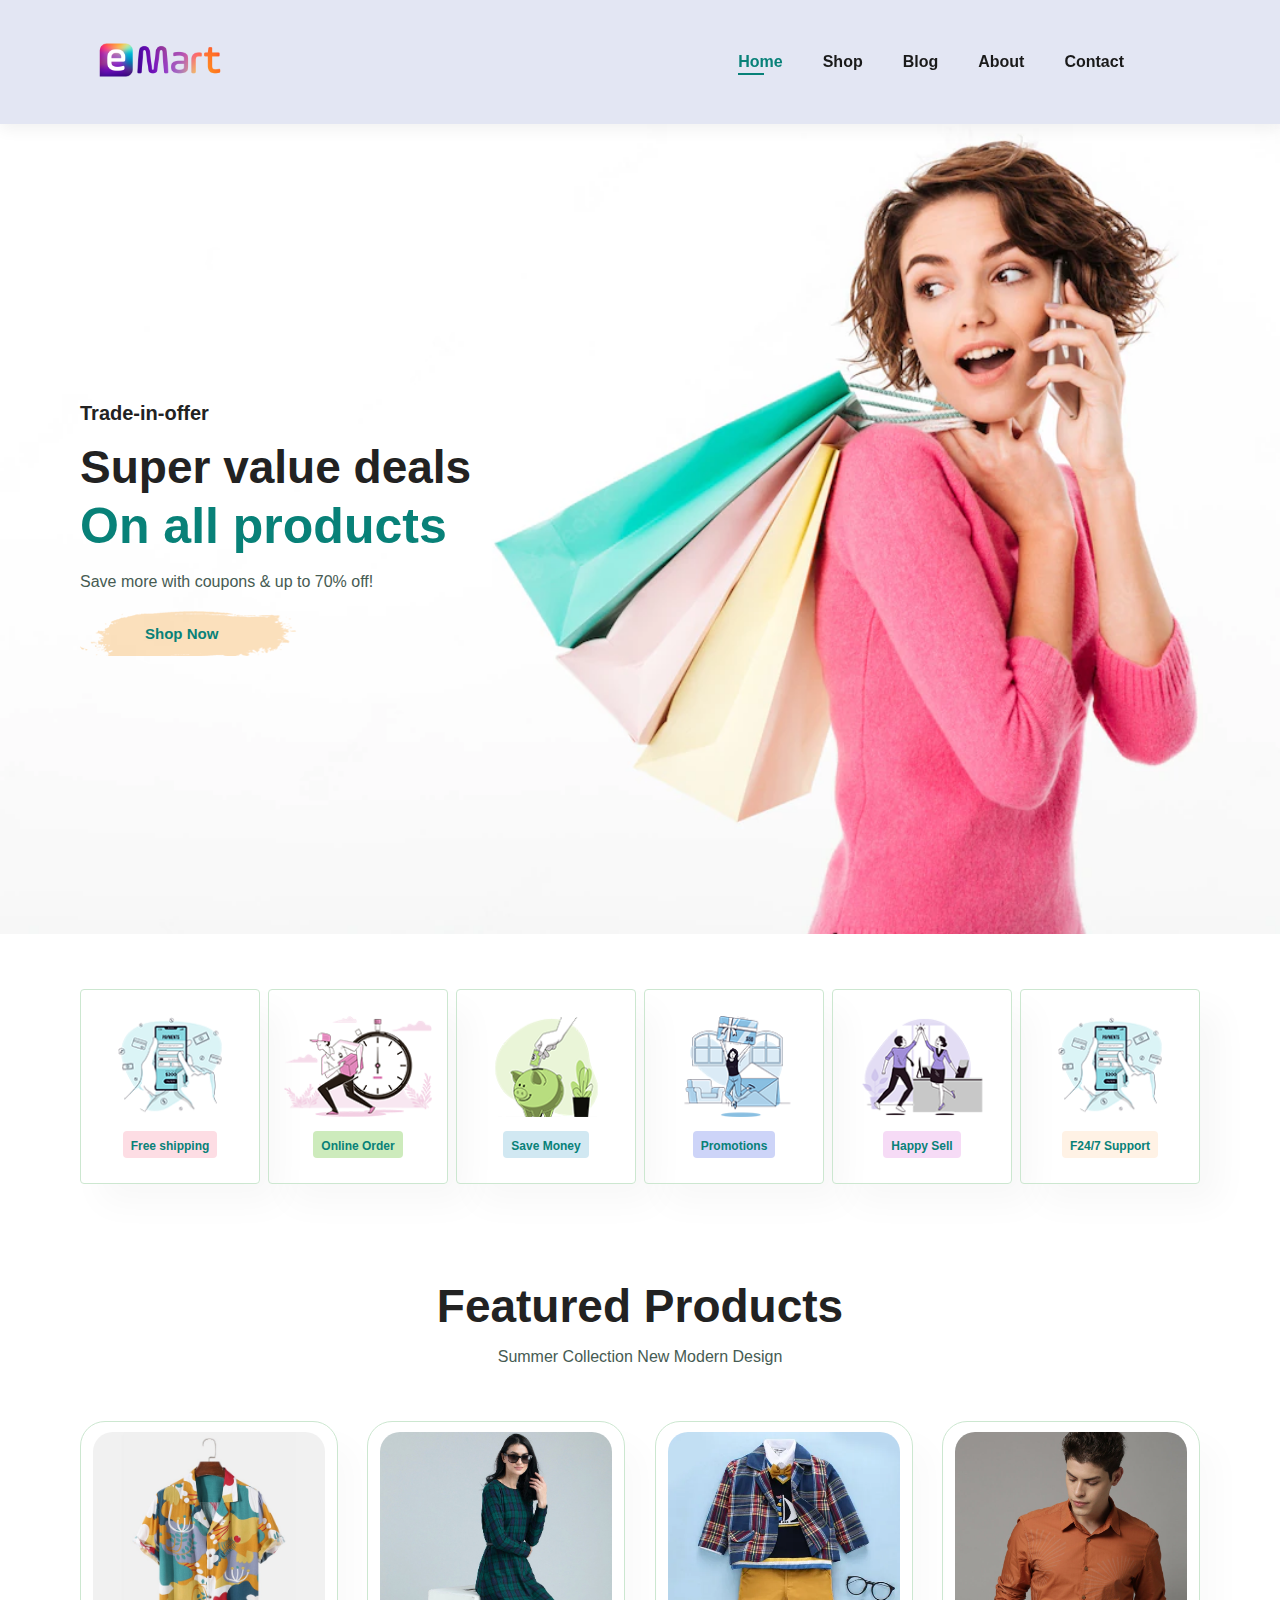
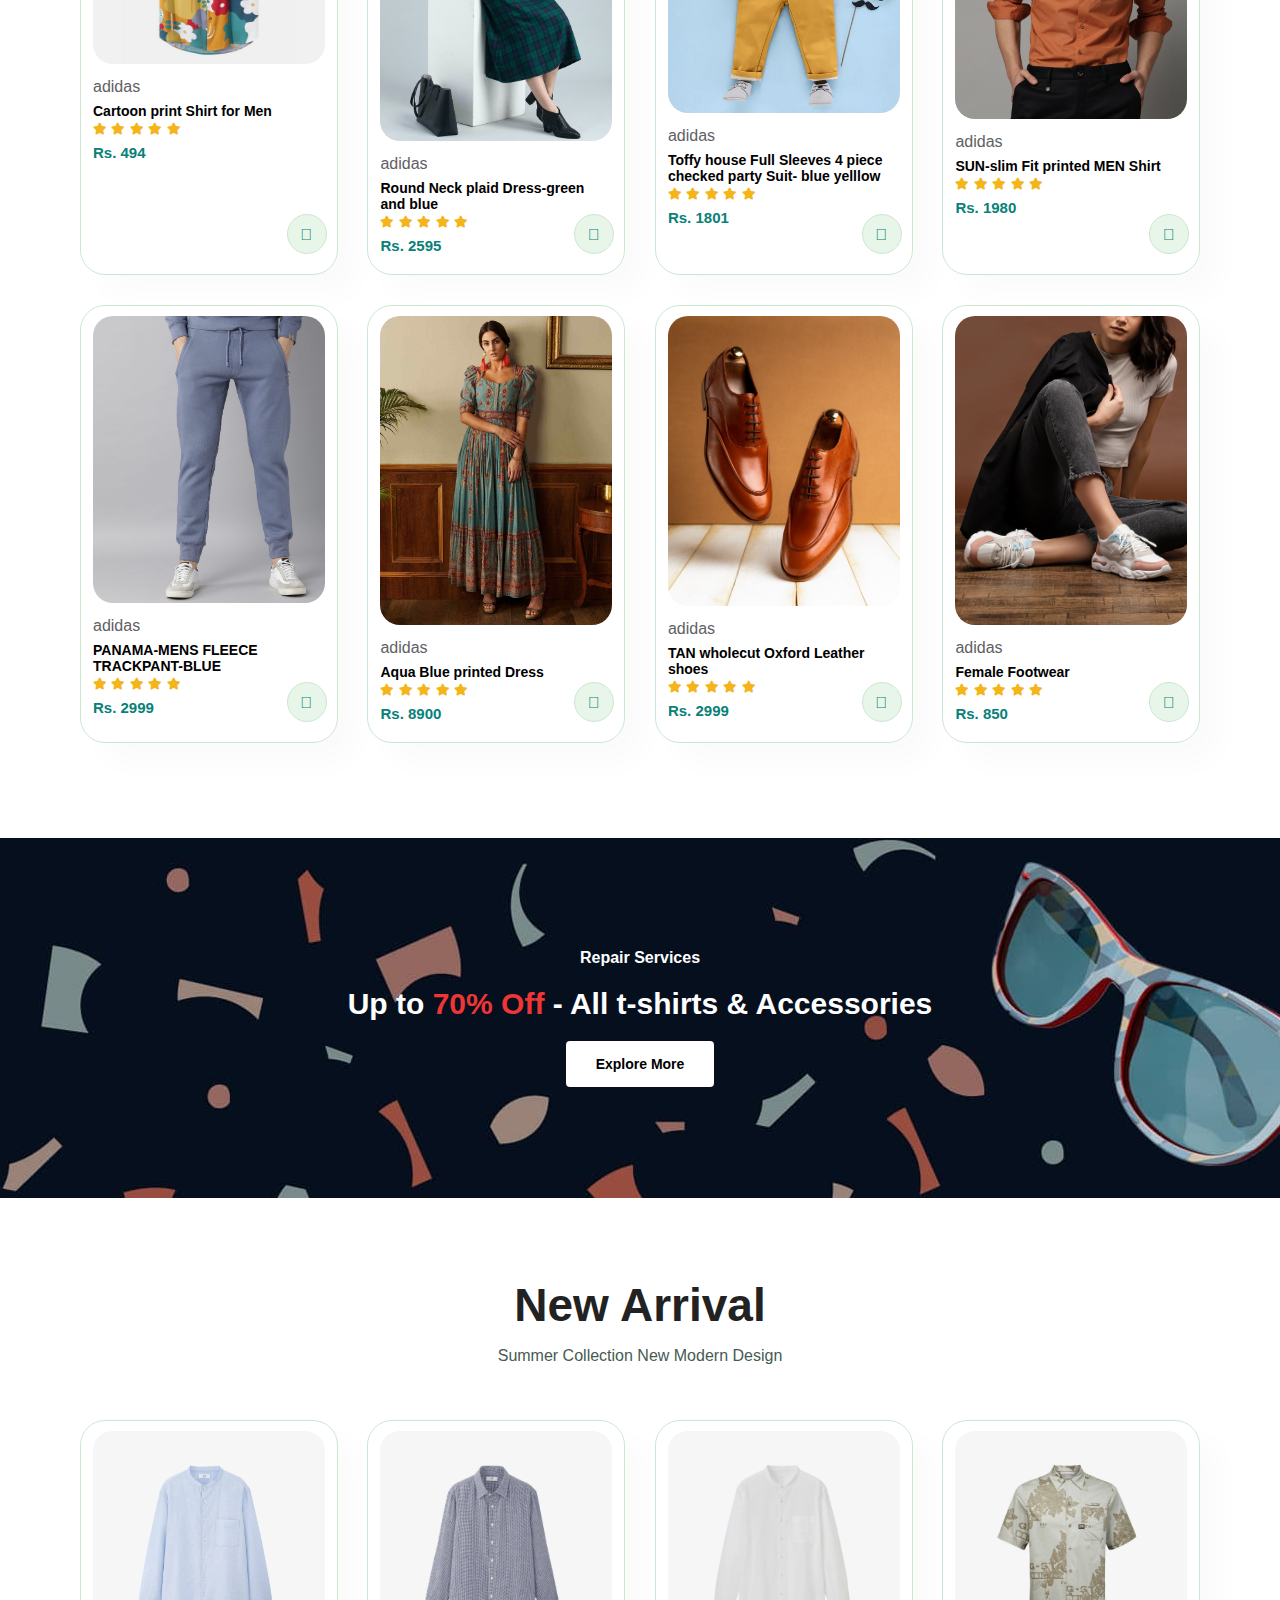
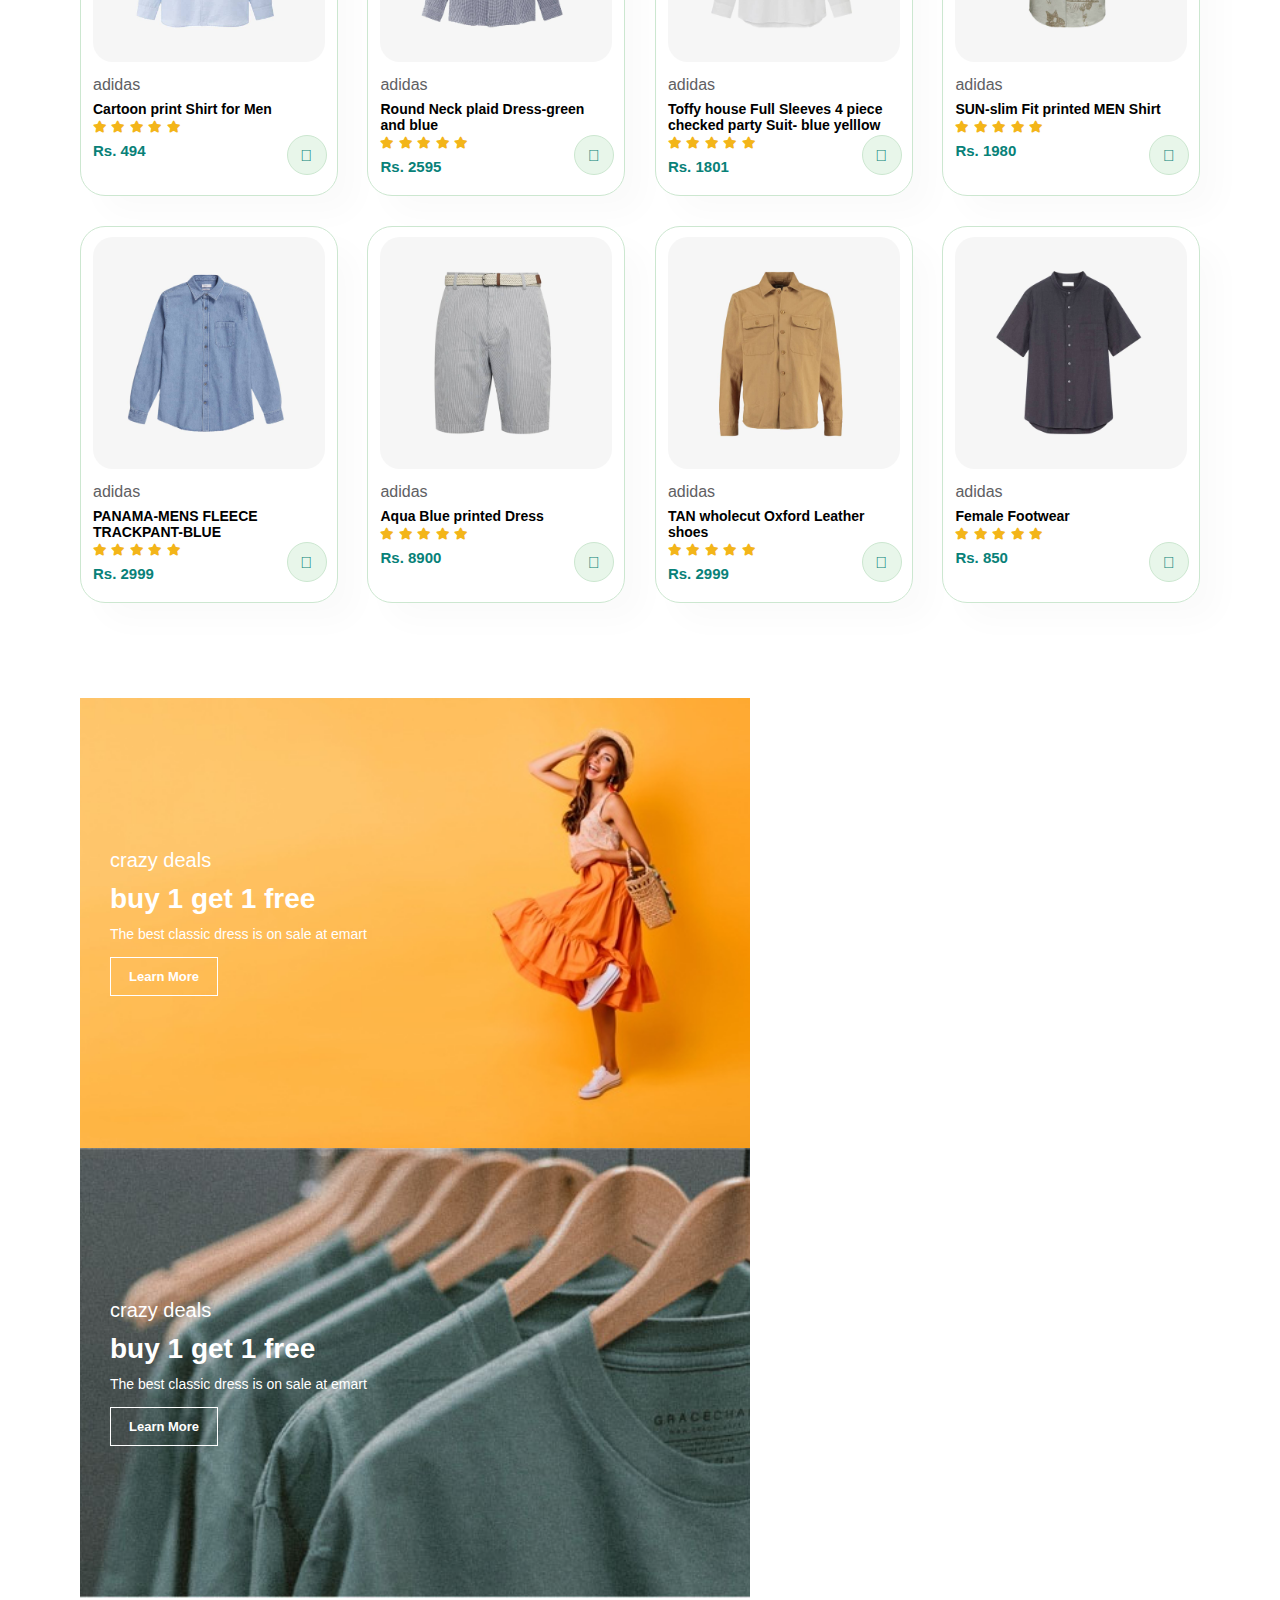
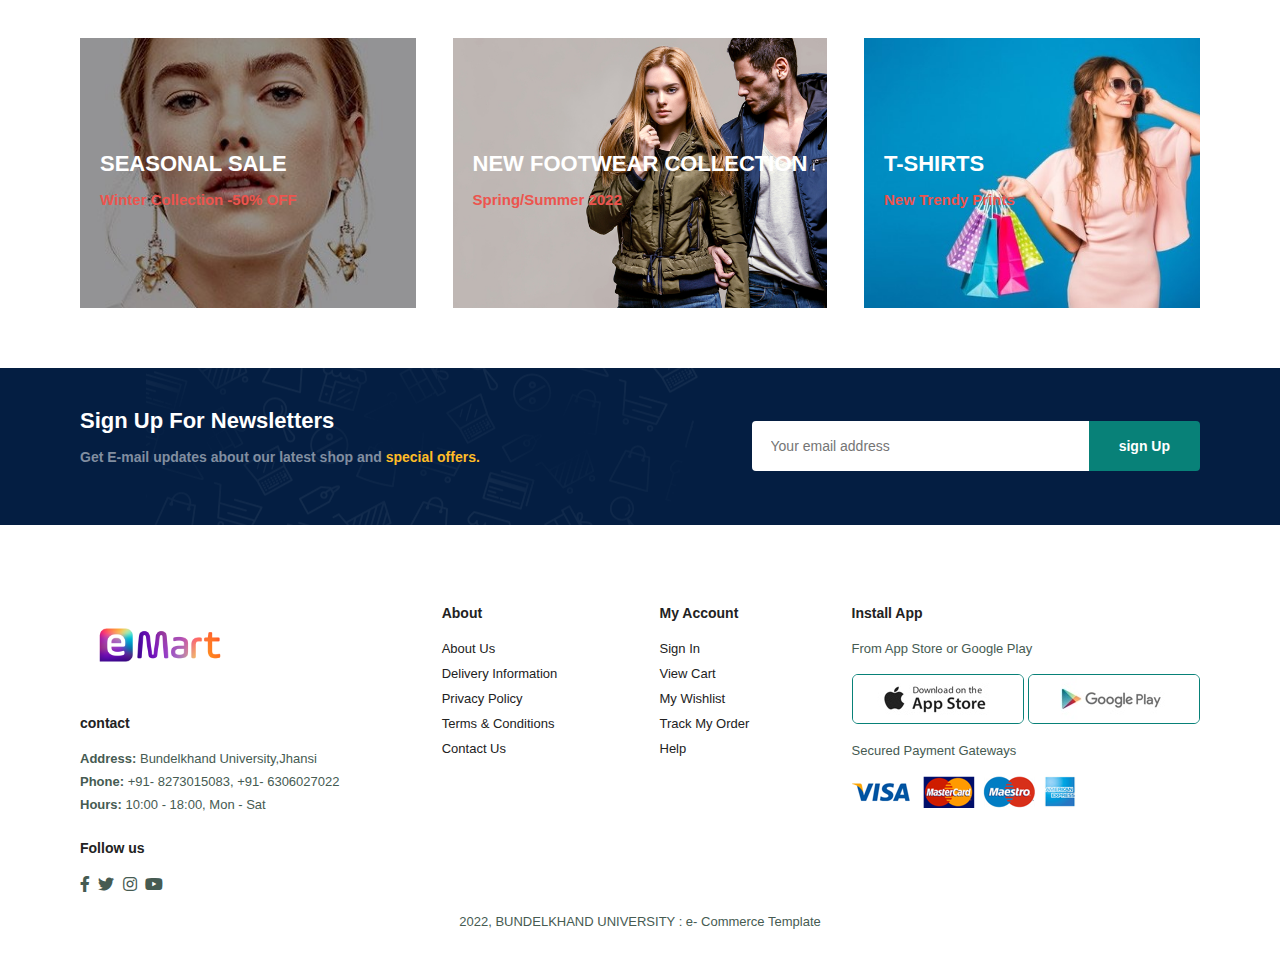
<file: html/index.html>
<!DOCTYPE html>
<html lang="en">
<head>
    <meta charset="UTF-8">
    <meta http-equiv="X-UA-Compatible" content="IE=edge">
    <meta name="viewport" content="width=device-width, initial-scale=1.0">
    <title>e-commerce website</title>
    <link rel="stylesheet" href="https://pro.fontawesome.com/releases/v5.10.0/css/all.css" />
    <link rel="stylesheet" href="../css/style.css">
</head>
<body>
    <section id="header">
        <a href="#"><img src="../images/logo.png" class="logo" alt=""></a>
        <div>
            <ul id="navbar">
                <li><a class="active" href="../html/index.html" >Home</a></li>
                <li><a href="../html/shop.html">Shop</a></li>
                <li><a href="../html/blog.html">Blog</a></li>
                <li><a href="../html/about.html">About</a></li>
                <li><a href="../html/contact.html">Contact</a></li>
                <li id="lg-bag"><a href="../html/cart.html"><i class="far fa-shopping-bag"></i></a></li>
                <a href="#" id="close"><i class="far fa-times"></i></a>

            </ul>
        </div>
        <div id="mobile">
            <a href="../html/cart.html"><i class="far fa-shopping-bag"></i></a>
            <i id="bar" class="fas fa-outdent"></i>
            
        </div>
    </section>

    <section id="hero">
        <h4>Trade-in-offer</h4>
        <h2>Super value deals</h2>
        <h1>On all products</h1>
        <p>Save more with coupons & up to 70% off! </p>
        <button class="btn">Shop Now</button>
    
    </section>
    
    <section id="feature" class="section-p1">
        <div class="fe-box">
            <img src="../images/features/f1.png" alt="">
            <h6>Free shipping</h6>
        </div>
    
        <div class="fe-box">
            <img src="../images/features/f2.png" alt="">
            <h6>Online Order</h6>
        </div>
    
        <div class="fe-box">
            <img src="../images/features/f3.png" alt="">
            <h6>Save Money</h6>
        </div>
    
        <div class="fe-box">
            <img src="../images/features/f4.png" alt="">
            <h6>Promotions</h6>
        </div>
    
        <div class="fe-box">
            <img src="../images/features/f5.png" alt="">
            <h6>Happy Sell</h6>
        </div>
    
        <div class="fe-box">
            <img src="../images/features/f1.png" alt="">
            <h6>F24/7 Support</h6>
        </div>
    
    </section>
    

    <section id="product1" class="section-p1">
        <h2>Featured Products</h2>
        <p>Summer Collection New Modern Design</p>
        <div class="pro-container">
            <div class="pro">
                <img src="../images/products/f1.jpg" alt="">
                <div class="des">
                    <SPAN>adidas</SPAN>
                    <h5>Cartoon print Shirt for Men </h5>
                    <div class="star">
                        <i class="fas fa-star"></i>
                        <i class="fas fa-star"></i>
                        <i class="fas fa-star"></i>
                        <i class="fas fa-star"></i>
                        <i class="fas fa-star"></i>
                    </div>
                    <h4>Rs. 494</h4>
                </div>
                <a href="#"><i class="fal fa-shopping-cart" id="cart"></i></a>  
           </div>  
    
           <div class="pro">
                <img src="../images/products/f2.jpg" alt="">
                <div class="des">
                    <SPAN>adidas</SPAN>
                    <h5>Round Neck plaid Dress-green and blue</h5>
                    <div class="star">
                        <i class="fas fa-star"></i>
                        <i class="fas fa-star"></i>
                        <i class="fas fa-star"></i>
                        <i class="fas fa-star"></i>
                        <i class="fas fa-star"></i>
                    </div>
                    <h4>Rs. 2595</h4>
                </div>
                <a href="#"><i class="fal fa-shopping-cart" id="cart"></i></a>  
            </div>  
    
            <div class="pro">
                <img src="../images/products/f3.webp" alt="">
                <div class="des">
                    <SPAN>adidas</SPAN>
                    <h5>Toffy house Full Sleeves 4 piece checked party Suit- blue yelllow</h5>
                    <div class="star">
                        <i class="fas fa-star"></i>
                        <i class="fas fa-star"></i>
                        <i class="fas fa-star"></i>
                        <i class="fas fa-star"></i>
                        <i class="fas fa-star"></i>
                    </div>
                    <h4>Rs. 1801</h4>
                </div>
                <a href="#"><i class="fal fa-shopping-cart" id="cart"></i></a>  
            </div>  
    
            <div class="pro">
                <img src="../images/products/f4.jpg" alt="">
                <div class="des">
                    <SPAN>adidas</SPAN>
                    <h5>SUN-slim Fit printed MEN Shirt</h5>
                    <div class="star">
                        <i class="fas fa-star"></i>
                        <i class="fas fa-star"></i>
                        <i class="fas fa-star"></i>
                        <i class="fas fa-star"></i>
                        <i class="fas fa-star"></i>
                    </div>
                    <h4>Rs. 1980</h4>
                </div>
                <a href="#"><i class="fal fa-shopping-cart" id="cart"></i></a>  
            </div>  
    
            <div class="pro">
                <img src="../images/products/f5.jpg" alt="">
                <div class="des">
                    <SPAN>adidas</SPAN>
                    <h5>PANAMA-MENS FLEECE TRACKPANT-BLUE</h5>
                    <div class="star">
                        <i class="fas fa-star"></i>
                        <i class="fas fa-star"></i>
                        <i class="fas fa-star"></i>
                        <i class="fas fa-star"></i>
                        <i class="fas fa-star"></i>
                    </div>
                    <h4>Rs. 2999</h4>
                </div>
                <a href="#"><i class="fal fa-shopping-cart" id="cart"></i></a>  
            </div>  
    
            <div class="pro">
                <img src="../images/products/f6.jpg" alt="">
                <div class="des">
                    <SPAN>adidas</SPAN>
                    <h5>Aqua Blue printed Dress</h5>
                    <div class="star">
                        <i class="fas fa-star"></i>
                        <i class="fas fa-star"></i>
                        <i class="fas fa-star"></i>
                        <i class="fas fa-star"></i>
                        <i class="fas fa-star"></i>
                    </div>
                    <h4>Rs. 8900</h4>
                </div>
                <a href="#"><i class="fal fa-shopping-cart" id="cart"></i></a>  
            </div>  
    
            <div class="pro">
                <img src="../images/products/f7.jpg" alt="">
                <div class="des">
                    <SPAN>adidas</SPAN>
                    <h5>TAN wholecut Oxford Leather shoes</h5>
                    <div class="star">
                        <i class="fas fa-star"></i>
                        <i class="fas fa-star"></i>
                        <i class="fas fa-star"></i>
                        <i class="fas fa-star"></i>
                        <i class="fas fa-star"></i>
                    </div>
                    <h4>Rs. 2999</h4>
                </div>
                <a href="#"><i class="fal fa-shopping-cart" id="cart"></i></a>  
            </div>  
    
            <div class="pro">
                <img src="../images/products/f8.jpg" alt="">
                <div class="des">
                    <SPAN>adidas</SPAN>
                    <h5>Female Footwear</h5>
                    <div class="star">
                        <i class="fas fa-star"></i>
                        <i class="fas fa-star"></i>
                        <i class="fas fa-star"></i>
                        <i class="fas fa-star"></i>
                        <i class="fas fa-star"></i>
                    </div>
                    <h4>Rs. 850</h4>
                </div>
                <a href="#"><i class="fal fa-shopping-cart" id="cart"></i></a>  
            </div>  
        </div>
    
    </section>
    
    <section id="banner" class="section-m1">
        <h4>Repair Services</h4>
        <h2>Up to <span>70% Off</span> - All t-shirts & Accessories</h2>
        <button class="normal">Explore More</button>
    </section>

    <section id="product1" class="section-p1">
        <h2>New Arrival</h2>
        <p>Summer Collection New Modern Design</p>
        <div class="pro-container">
            <div class="pro">
                <img src="../images/products/n1.jpg" alt="">
                <div class="des">
                    <SPAN>adidas</SPAN>
                    <h5>Cartoon print Shirt for Men </h5>
                    <div class="star">
                        <i class="fas fa-star"></i>
                        <i class="fas fa-star"></i>
                        <i class="fas fa-star"></i>
                        <i class="fas fa-star"></i>
                        <i class="fas fa-star"></i>
                    </div>
                    <h4>Rs. 494</h4>
                </div>
                <a href="#"><i class="fal fa-shopping-cart" id="cart"></i></a>  
           </div>  
    
           <div class="pro">
                <img src="../images/products/n2.jpg" alt="">
                <div class="des">
                    <SPAN>adidas</SPAN>
                    <h5>Round Neck plaid Dress-green and blue</h5>
                    <div class="star">
                        <i class="fas fa-star"></i>
                        <i class="fas fa-star"></i>
                        <i class="fas fa-star"></i>
                        <i class="fas fa-star"></i>
                        <i class="fas fa-star"></i>
                    </div>
                    <h4>Rs. 2595</h4>
                </div>
                <a href="#"><i class="fal fa-shopping-cart" id="cart"></i></a>  
            </div>  
    
            <div class="pro">
                <img src="../images/products/n3.jpg" alt="">
                <div class="des">
                    <SPAN>adidas</SPAN>
                    <h5>Toffy house Full Sleeves 4 piece checked party Suit- blue yelllow</h5>
                    <div class="star">
                        <i class="fas fa-star"></i>
                        <i class="fas fa-star"></i>
                        <i class="fas fa-star"></i>
                        <i class="fas fa-star"></i>
                        <i class="fas fa-star"></i>
                    </div>
                    <h4>Rs. 1801</h4>
                </div>
                <a href="#"><i class="fal fa-shopping-cart" id="cart"></i></a>  
            </div>  
    
            <div class="pro">
                <img src="../images/products/n4.jpg" alt="">
                <div class="des">
                    <SPAN>adidas</SPAN>
                    <h5>SUN-slim Fit printed MEN Shirt</h5>
                    <div class="star">
                        <i class="fas fa-star"></i>
                        <i class="fas fa-star"></i>
                        <i class="fas fa-star"></i>
                        <i class="fas fa-star"></i>
                        <i class="fas fa-star"></i>
                    </div>
                    <h4>Rs. 1980</h4>
                </div>
                <a href="#"><i class="fal fa-shopping-cart" id="cart"></i></a>  
            </div>  
    
            <div class="pro">
                <img src="../images/products/n5.jpg" alt="">
                <div class="des">
                    <SPAN>adidas</SPAN>
                    <h5>PANAMA-MENS FLEECE TRACKPANT-BLUE</h5>
                    <div class="star">
                        <i class="fas fa-star"></i>
                        <i class="fas fa-star"></i>
                        <i class="fas fa-star"></i>
                        <i class="fas fa-star"></i>
                        <i class="fas fa-star"></i>
                    </div>
                    <h4>Rs. 2999</h4>
                </div>
                <a href="#"><i class="fal fa-shopping-cart" id="cart"></i></a>  
            </div>  
    
            <div class="pro">
                <img src="../images/products/n6.jpg" alt="">
                <div class="des">
                    <SPAN>adidas</SPAN>
                    <h5>Aqua Blue printed Dress</h5>
                    <div class="star">
                        <i class="fas fa-star"></i>
                        <i class="fas fa-star"></i>
                        <i class="fas fa-star"></i>
                        <i class="fas fa-star"></i>
                        <i class="fas fa-star"></i>
                    </div>
                    <h4>Rs. 8900</h4>
                </div>
                <a href="#"><i class="fal fa-shopping-cart" id="cart"></i></a>  
            </div>  
    
            <div class="pro">
                <img src="../images/products/n7.jpg" alt="">
                <div class="des">
                    <SPAN>adidas</SPAN>
                    <h5>TAN wholecut Oxford Leather shoes</h5>
                    <div class="star">
                        <i class="fas fa-star"></i>
                        <i class="fas fa-star"></i>
                        <i class="fas fa-star"></i>
                        <i class="fas fa-star"></i>
                        <i class="fas fa-star"></i>
                    </div>
                    <h4>Rs. 2999</h4>
                </div>
                <a href="#"><i class="fal fa-shopping-cart" id="cart"></i></a>  
            </div>  
    
            <div class="pro">
                <img src="../images/products/n8.jpg" alt="">
                <div class="des">
                    <SPAN>adidas</SPAN>
                    <h5>Female Footwear</h5>
                    <div class="star">
                        <i class="fas fa-star"></i>
                        <i class="fas fa-star"></i>
                        <i class="fas fa-star"></i>
                        <i class="fas fa-star"></i>
                        <i class="fas fa-star"></i>
                    </div>
                    <h4>Rs. 850</h4>
                </div>
                <a href="#"><i class="fal fa-shopping-cart" id="cart"></i></a>  
            </div>  
        </div>
    
    </section>
    
    <section id="sm-banner" class="section-p1">
        <div class="banner-box">
            <h4>crazy deals</h4>
            <h2>buy 1 get 1 free</h2>
            <span>The best classic dress is on sale at emart</span>
            <button class="white">Learn More</button>
        </div>
        <div class="banner-box banner-box2">
            <h4>crazy deals</h4>
            <h2>buy 1 get 1 free</h2>
            <span>The best classic dress is on sale at emart</span>
            <button class="white">Learn More</button>
        </div>
        
    </section>

    <section id="banner3">
        <div class="banner-box">
            <h2>SEASONAL SALE</h2>
            <h3>Winter Collection -50% OFF</h3>
        </div>
        <div class="banner-box banner-box2">
            <h2>NEW FOOTWEAR COLLECTION</h2>
            <h3>Spring/Summer 2022</h3>
        </div>
        <div class="banner-box banner-box3">
            <h2>T-SHIRTS</h2>
            <h3>New Trendy Prints</h3>
        </div>
    </section>

    <section id="newsletter" class="section-p1 section-m1">
        <div class="newstext">
            <h4>Sign Up For Newsletters</h4>
            <p>Get E-mail updates about our latest shop and <span> special offers.</span></p>
        </div>
        <div class="form">
            <input type="text" placeholder="Your email address">
            <button class="normal">sign Up</button>
        </div>
    </section>

    <footer class="section-p1">
        <div class="col">
            <img class="logo" src="../images/logo.png" alt="">
            <h4>contact</h4>
            <p> <strong>Address:</strong> Bundelkhand University,Jhansi</p>
            <p> <strong>Phone:</strong> +91- 8273015083, +91- 6306027022</p>
            <p> <strong>Hours:</strong> 10:00 - 18:00, Mon - Sat</p>
            <div class="follow">
                <h4>Follow us</h4>
                <div class="icon">
                    <i class="fab fa-facebook-f"></i>
                    <i class="fab fa-twitter"></i>
                    <i class="fab fa-instagram"></i>
                    <i class="fab fa-youtube"></i>
                </div>
            </div>
        </div>

        <div class="col">
            <h4>About</h4>
            <a href="#">About Us</a>
            <a href="#">Delivery Information</a>
            <a href="#">Privacy Policy</a>
            <a href="#">Terms & Conditions</a>
            <a href="#">Contact Us</a>
        </div>

        <div class="col">
            <h4>My Account</h4>
            <a href="#">Sign In</a>
            <a href="#">View Cart</a>
            <a href="#">My Wishlist</a>
            <a href="#">Track My Order</a>
            <a href="#">Help</a>
        </div>

        <div class="col install">
            <h4>Install App</h4>
            <p>From App Store or Google Play</p>
            <div class="row">
                <img src="../images/footer/app.jpg" alt="">
                <img src="../images/footer/play.jpg" alt="">
            </div>
            <p>Secured Payment Gateways</p>
            <img src="../images/footer/pay.png" alt="">
        </div>
        
        <div class="copyright">
            <p>2022, BUNDELKHAND UNIVERSITY :  e- Commerce Template</p>
        </div>
    </footer>
        
    
    <script src="../javascript/script.js"></script>
</body>
</html>
</file>
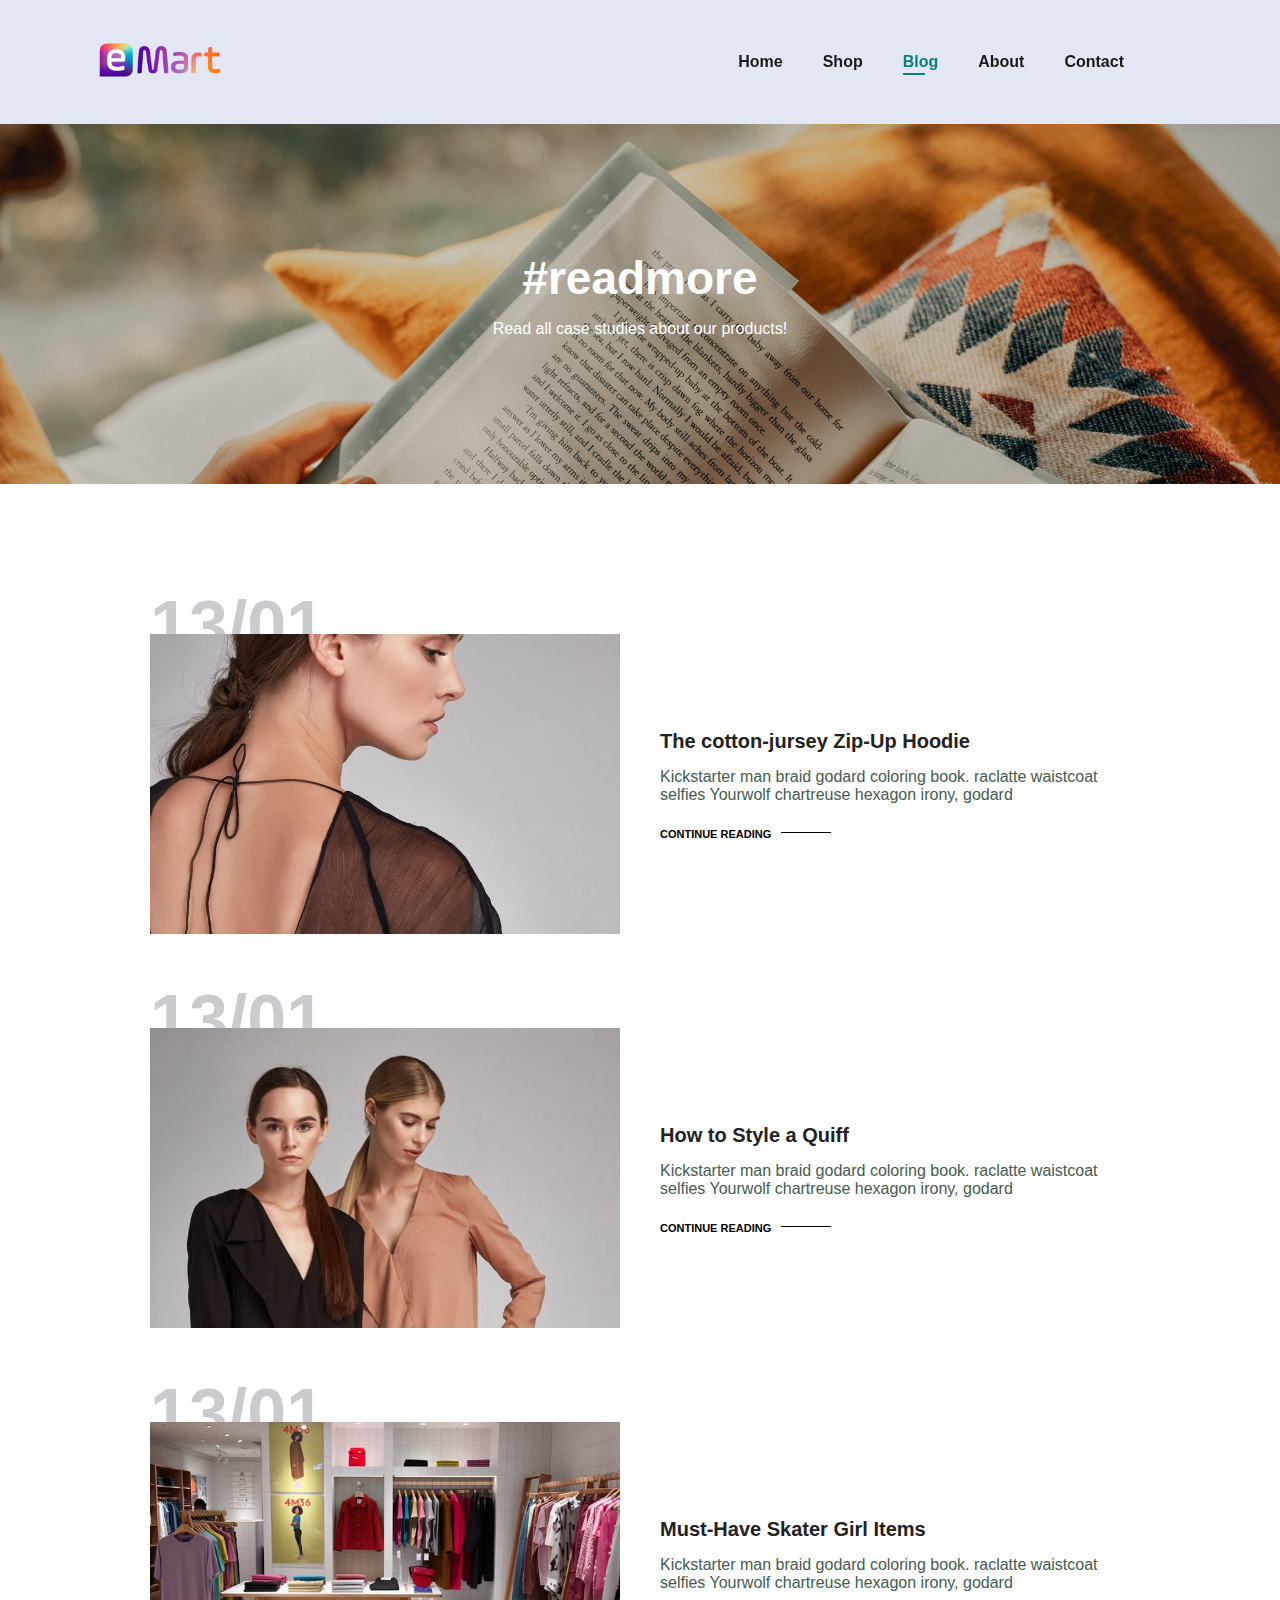
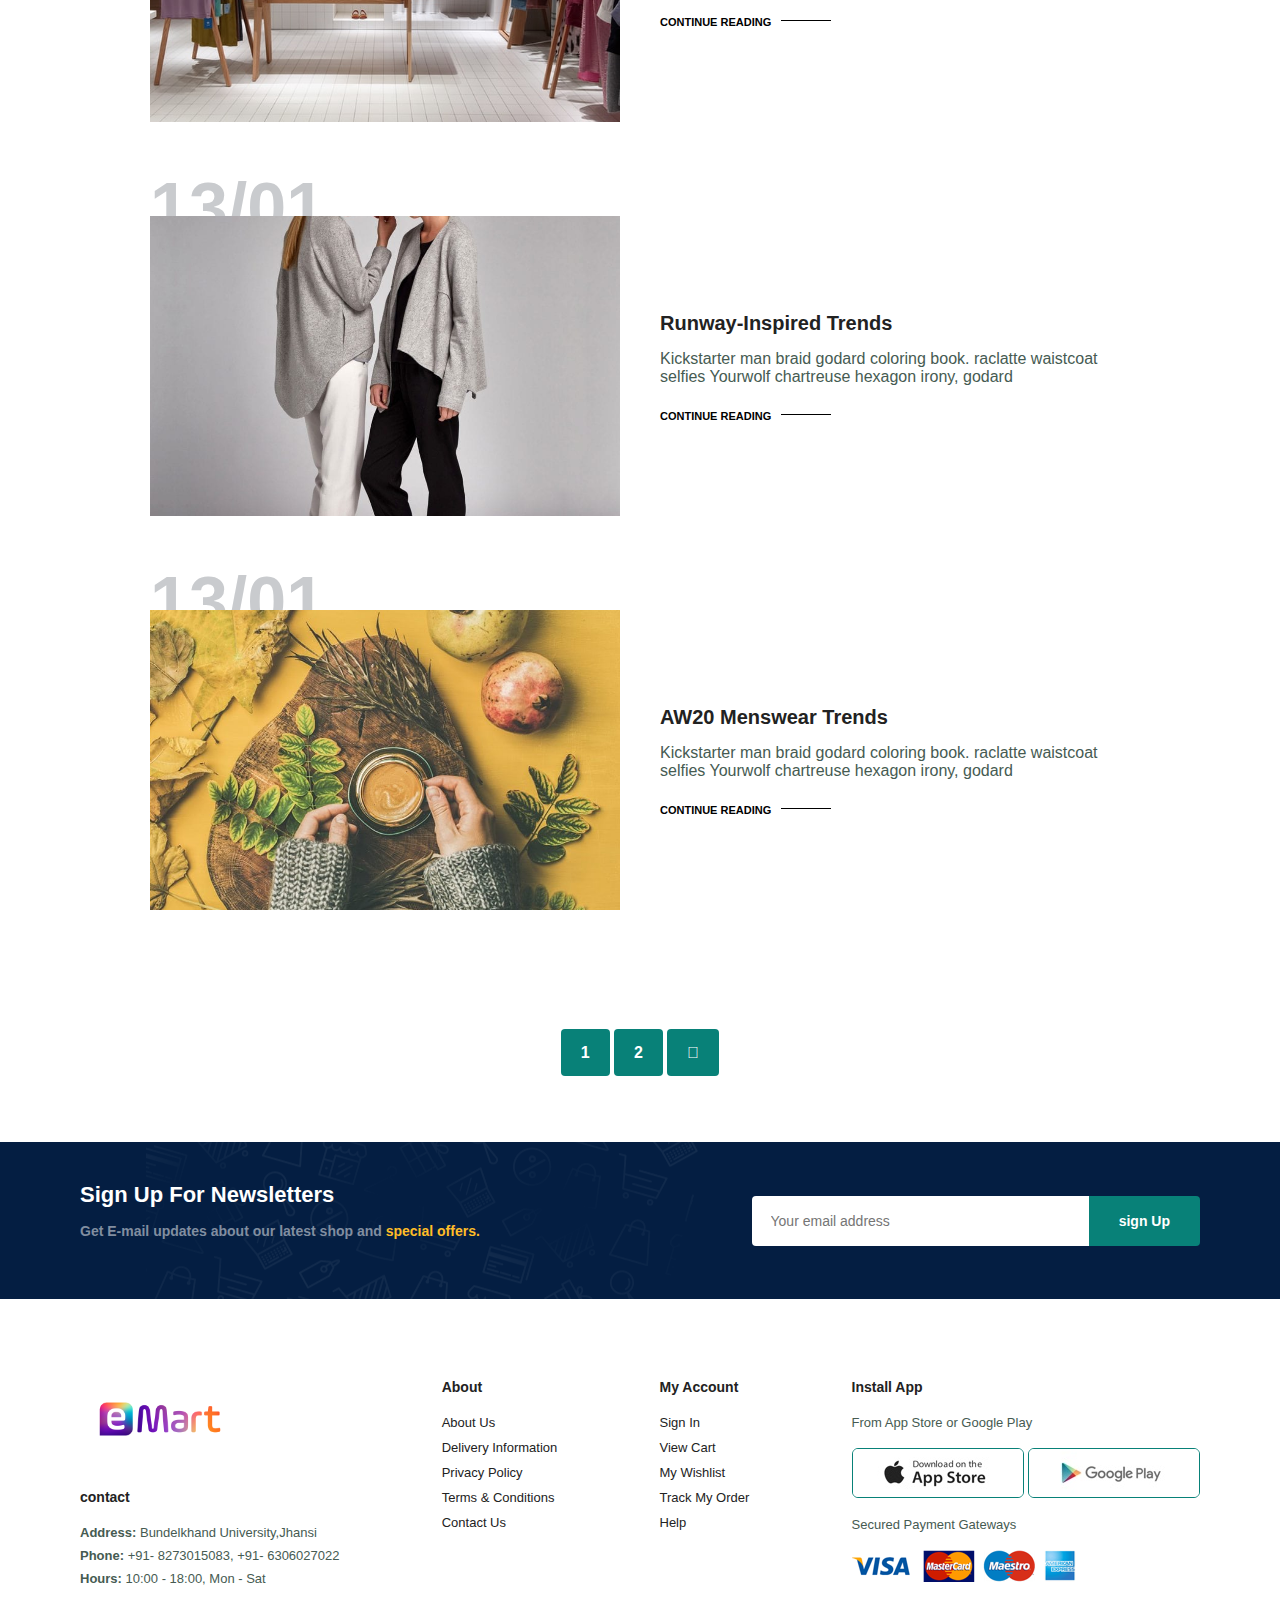
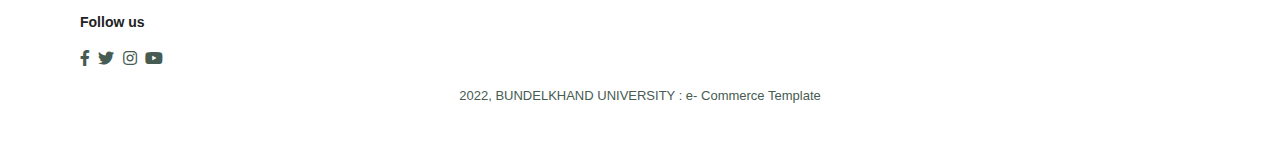
<file: html/blog.html>
<!DOCTYPE html>
<html lang="en">
<head>
    <meta charset="UTF-8">
    <meta http-equiv="X-UA-Compatible" content="IE=edge">
    <meta name="viewport" content="width=device-width, initial-scale=1.0">
    <title>e-commerce website</title>
    <link rel="stylesheet" href="https://pro.fontawesome.com/releases/v5.10.0/css/all.css" />
    <link rel="stylesheet" href="../css/style.css">
</head>
<body>
    <section id="header">
        <a href="#"><img src="../images/logo.png" class="logo" alt=""></a>
        <div>
            <ul id="navbar">
                <li><a href="../html/index.html" >Home</a></li>
                <li><a href="../html/shop.html">Shop</a></li>
                <li><a class="active" href="../html/blog.html">Blog</a></li>
                <li><a href="../html/about.html">About</a></li>
                <li><a href="../html/contact.html">Contact</a></li>
                <li id="lg-bag"><a href="../html/cart.html"><i class="far fa-shopping-bag"></i></a></li>
                <a href="#" id="close"><i class="far fa-times"></i></a>

            </ul>
        </div>
        <div id="mobile">
            <a href="../html/cart.html"><i class="far fa-shopping-bag"></i></a>
            <i id="bar" class="fas fa-outdent"></i>
            
        </div>
    </section>

    <section id="page-header" class="blog-header">
        <h2>#readmore</h2>
        <p>Read all case studies about our products! </p>
    </section>

    <section id="blog">
        <div class="blog-box">
            <div class="blog-img">
                <img src="../images/img/blog/b1.jpg">
            </div>
            <div class="blog-details">
                <h4>The cotton-jursey Zip-Up Hoodie</h4>
                <p>Kickstarter man braid godard coloring book. raclatte waistcoat selfies Yourwolf chartreuse hexagon irony, godard</p>
                <a href="#">CONTINUE READING</a>
            </div>
            <h1>13/01</h1>
        </div>
        <div class="blog-box">
            <div class="blog-img">
                <img src="../images/img/blog/b2.jpg">
            </div>
            <div class="blog-details">
                <h4>How to Style a Quiff</h4>
                <p>Kickstarter man braid godard coloring book. raclatte waistcoat selfies Yourwolf chartreuse hexagon irony, godard</p>
                <a href="#">CONTINUE READING</a>
            </div>
            <h1>13/01</h1>
        </div>
        <div class="blog-box">
            <div class="blog-img">
                <img src="../images/img/blog/b3.jpg">
            </div>
            <div class="blog-details">
                <h4>Must-Have Skater Girl Items</h4>
                <p>Kickstarter man braid godard coloring book. raclatte waistcoat selfies Yourwolf chartreuse hexagon irony, godard</p>
                <a href="#">CONTINUE READING</a>
            </div>
            <h1>13/01</h1>
        </div>
        <div class="blog-box">
            <div class="blog-img">
                <img src="../images/img/blog/b4.jpg">
            </div>
            <div class="blog-details">
                <h4>Runway-Inspired Trends</h4>
                <p>Kickstarter man braid godard coloring book. raclatte waistcoat selfies Yourwolf chartreuse hexagon irony, godard</p>
                <a href="#">CONTINUE READING</a>
            </div>
            <h1>13/01</h1>
        </div>
        <div class="blog-box">
            <div class="blog-img">
                <img src="../images/img/blog/b6.jpg">
            </div>
            <div class="blog-details">
                <h4>AW20 Menswear Trends</h4>
                <p>Kickstarter man braid godard coloring book. raclatte waistcoat selfies Yourwolf chartreuse hexagon irony, godard</p>
                <a href="#">CONTINUE READING</a>
            </div>
            <h1>13/01</h1>
        </div>
    </section>

    <section id="pagination" class="section-p1">
        <a href="#">1</a>
        <a href="#">2</a>
        <a href="#"><i class="fal fa-long-arrow-alt-right"></i></a>
    </section>
    
    
    <section id="newsletter" class="section-p1 section-m1">
        <div class="newstext">
            <h4>Sign Up For Newsletters</h4>
            <p>Get E-mail updates about our latest shop and <span> special offers.</span></p>
        </div>
        <div class="form">
            <input type="text" placeholder="Your email address">
            <button class="normal">sign Up</button>
        </div>
    </section>

    <footer class="section-p1">
        <div class="col">
            <img class="logo" src="../images/logo.png" alt="">
            <h4>contact</h4>
            <p> <strong>Address:</strong> Bundelkhand University,Jhansi</p>
            <p> <strong>Phone:</strong> +91- 8273015083, +91- 6306027022</p>
            <p> <strong>Hours:</strong> 10:00 - 18:00, Mon - Sat</p>
            <div class="follow">
                <h4>Follow us</h4>
                <div class="icon">
                    <i class="fab fa-facebook-f"></i>
                    <i class="fab fa-twitter"></i>
                    <i class="fab fa-instagram"></i>
                    <i class="fab fa-youtube"></i>
                </div>
            </div>
        </div>

        <div class="col">
            <h4>About</h4>
            <a href="#">About Us</a>
            <a href="#">Delivery Information</a>
            <a href="#">Privacy Policy</a>
            <a href="#">Terms & Conditions</a>
            <a href="#">Contact Us</a>
        </div>

        <div class="col">
            <h4>My Account</h4>
            <a href="#">Sign In</a>
            <a href="#">View Cart</a>
            <a href="#">My Wishlist</a>
            <a href="#">Track My Order</a>
            <a href="#">Help</a>
        </div>

        <div class="col install">
            <h4>Install App</h4>
            <p>From App Store or Google Play</p>
            <div class="row">
                <img src="../images/footer/app.jpg" alt="">
                <img src="../images/footer/play.jpg" alt="">
            </div>
            <p>Secured Payment Gateways</p>
            <img src="../images/footer/pay.png" alt="">
        </div>
        
        <div class="copyright">
            <p>2022, BUNDELKHAND UNIVERSITY :  e- Commerce Template</p>
        </div>
    </footer>
        
    
    <script src="../javascript/script.js"></script>
</body>
</html>
</file>
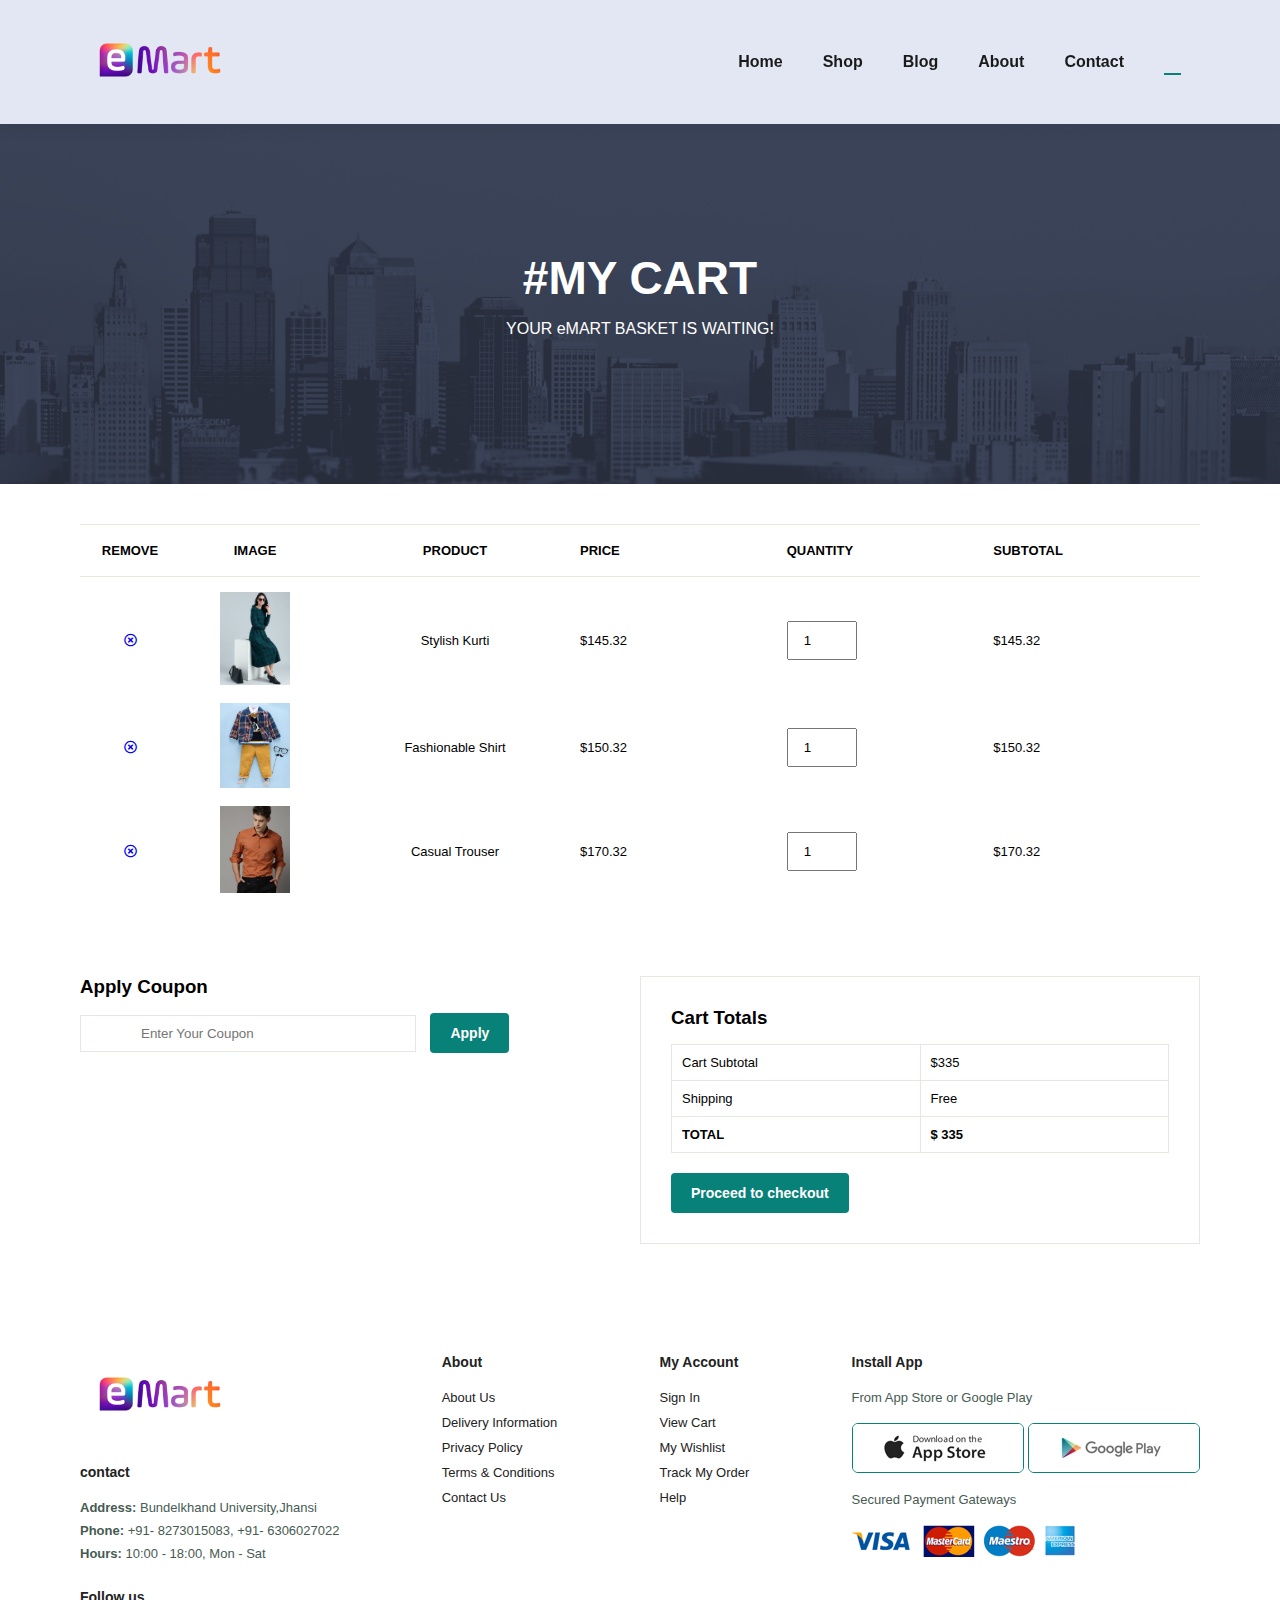
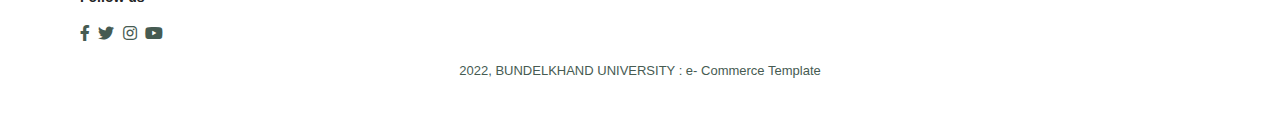
<file: html/cart.html>
<!DOCTYPE html>
<html lang="en">
<head>
    <meta charset="UTF-8">
    <meta http-equiv="X-UA-Compatible" content="IE=edge">
    <meta name="viewport" content="width=device-width, initial-scale=1.0">
    <title>e-commerce website</title>
    <link rel="stylesheet" href="https://pro.fontawesome.com/releases/v5.10.0/css/all.css" />
    <link rel="stylesheet" href="../css/style.css">
</head>
<body>
    <section id="header">
        <a href="#"><img src="../images/logo.png" class="logo" alt=""></a>
        <div>
            <ul id="navbar">
                <li><a href="../html/index.html" >Home</a></li>
                <li><a href="../html/shop.html">Shop</a></li>
                <li><a href="../html/blog.html">Blog</a></li>
                <li><a href="../html/about.html">About</a></li>
                <li><a href="../html/contact.html">Contact</a></li>
                <li id="lg-bag"><a class="active" href="../html/cart.html"><i class="far fa-shopping-bag"></i></a></li>
                <a href="#" id="close"><i class="far fa-times"></i></a>

            </ul>
        </div>
        <div id="mobile">
            <a href="../html/cart.html"><i class="far fa-shopping-bag"></i></a>
            <i id="bar" class="fas fa-outdent"></i>
            
        </div>
    </section>

    <section id="page-header" class="about-header">
        <h2>#MY CART</h2>
        <p>YOUR eMART BASKET IS WAITING!</p>
    </section>

    <section id="carts" class="section-p1">
        <table width="100%">
            <thead>
                <tr>
                    <td>Remove</td>
                    <td>Image</td>
                    <td>Product</td>
                    <td>Price</td>
                    <td>Quantity</td>
                    <td>Subtotal</td>
                </tr>
            </thead> 
            <tbody>
                <tr>
                   <td><a href="#"><i class="far fa-times-circle"></i></a></td>
                   <td><img src="../images/products/f2.jpg" alt=""></td> 
                   <td>Stylish Kurti</td>
                   <td>$145.32</td>
                   <td><input type="number" value="1"></td> 
                   <td>$145.32</td>
                </tr>
                <tr>
                 <td><a href="#"><i class="far fa-times-circle"></i> </a></td>
                 <td><img src="../images/products/f3.webp" alt=""></td> 
                 <td>Fashionable Shirt</td>
                 <td>$150.32</td>
                 <td><input type="number" value="1"></td> 
                 <td>$150.32</td>
              </tr>
              <tr>
                 <td><a href="#"><i class="far fa-times-circle"></i> </a></td>
                 <td><img src="../images/products/f4.jpg" alt=""></td> 
                 <td>Casual Trouser</td>
                 <td>$170.32</td>
                 <td><input type="number" value="1"></td> 
                 <td>$170.32</td>
              </tr>
            </tbody>
        </table>
    </section>

    <section id="carts-add" class="section-p1">
        <div id="coupon">
            <h3>Apply Coupon</h3>
            <div>
                <input type="text" placeholder="Enter Your Coupon">
                <button class="normal">Apply</button>
            </div>
        </div>
    
        <div id="subtotal">
            <h3>Cart Totals</h3>
            <table> 
                <tr>
                    <td>Cart Subtotal</td>
                    <td>$335</td>
                </tr>
                <tr>
                    <td>Shipping</td>
                    <td>Free</td>
                </tr>
                <tr>
                    <td><strong>TOTAL</strong></td>
                    <td><strong>$ 335</strong></td>
                </tr>
            </table>
            <button class="normal">Proceed to checkout</button>
        </div>
    
    </section>
    

    <footer class="section-p1">
        <div class="col">
            <img class="logo" src="../images/logo.png" alt="">
            <h4>contact</h4>
            <p> <strong>Address:</strong> Bundelkhand University,Jhansi</p>
            <p> <strong>Phone:</strong> +91- 8273015083, +91- 6306027022</p>
            <p> <strong>Hours:</strong> 10:00 - 18:00, Mon - Sat</p>
            <div class="follow">
                <h4>Follow us</h4>
                <div class="icon">
                    <i class="fab fa-facebook-f"></i>
                    <i class="fab fa-twitter"></i>
                    <i class="fab fa-instagram"></i>
                    <i class="fab fa-youtube"></i>
                </div>
            </div>
        </div>

        <div class="col">
            <h4>About</h4>
            <a href="#">About Us</a>
            <a href="#">Delivery Information</a>
            <a href="#">Privacy Policy</a>
            <a href="#">Terms & Conditions</a>
            <a href="#">Contact Us</a>
        </div>

        <div class="col">
            <h4>My Account</h4>
            <a href="#">Sign In</a>
            <a href="#">View Cart</a>
            <a href="#">My Wishlist</a>
            <a href="#">Track My Order</a>
            <a href="#">Help</a>
        </div>

        <div class="col install">
            <h4>Install App</h4>
            <p>From App Store or Google Play</p>
            <div class="row">
                <img src="../images/footer/app.jpg" alt="">
                <img src="../images/footer/play.jpg" alt="">
            </div>
            <p>Secured Payment Gateways</p>
            <img src="../images/footer/pay.png" alt="">
        </div>
        
        <div class="copyright">
            <p>2022, BUNDELKHAND UNIVERSITY :  e- Commerce Template</p>
        </div>
    </footer>
        
    
    <script src="../javascript/script.js"></script>
</body>
</html>
</file>
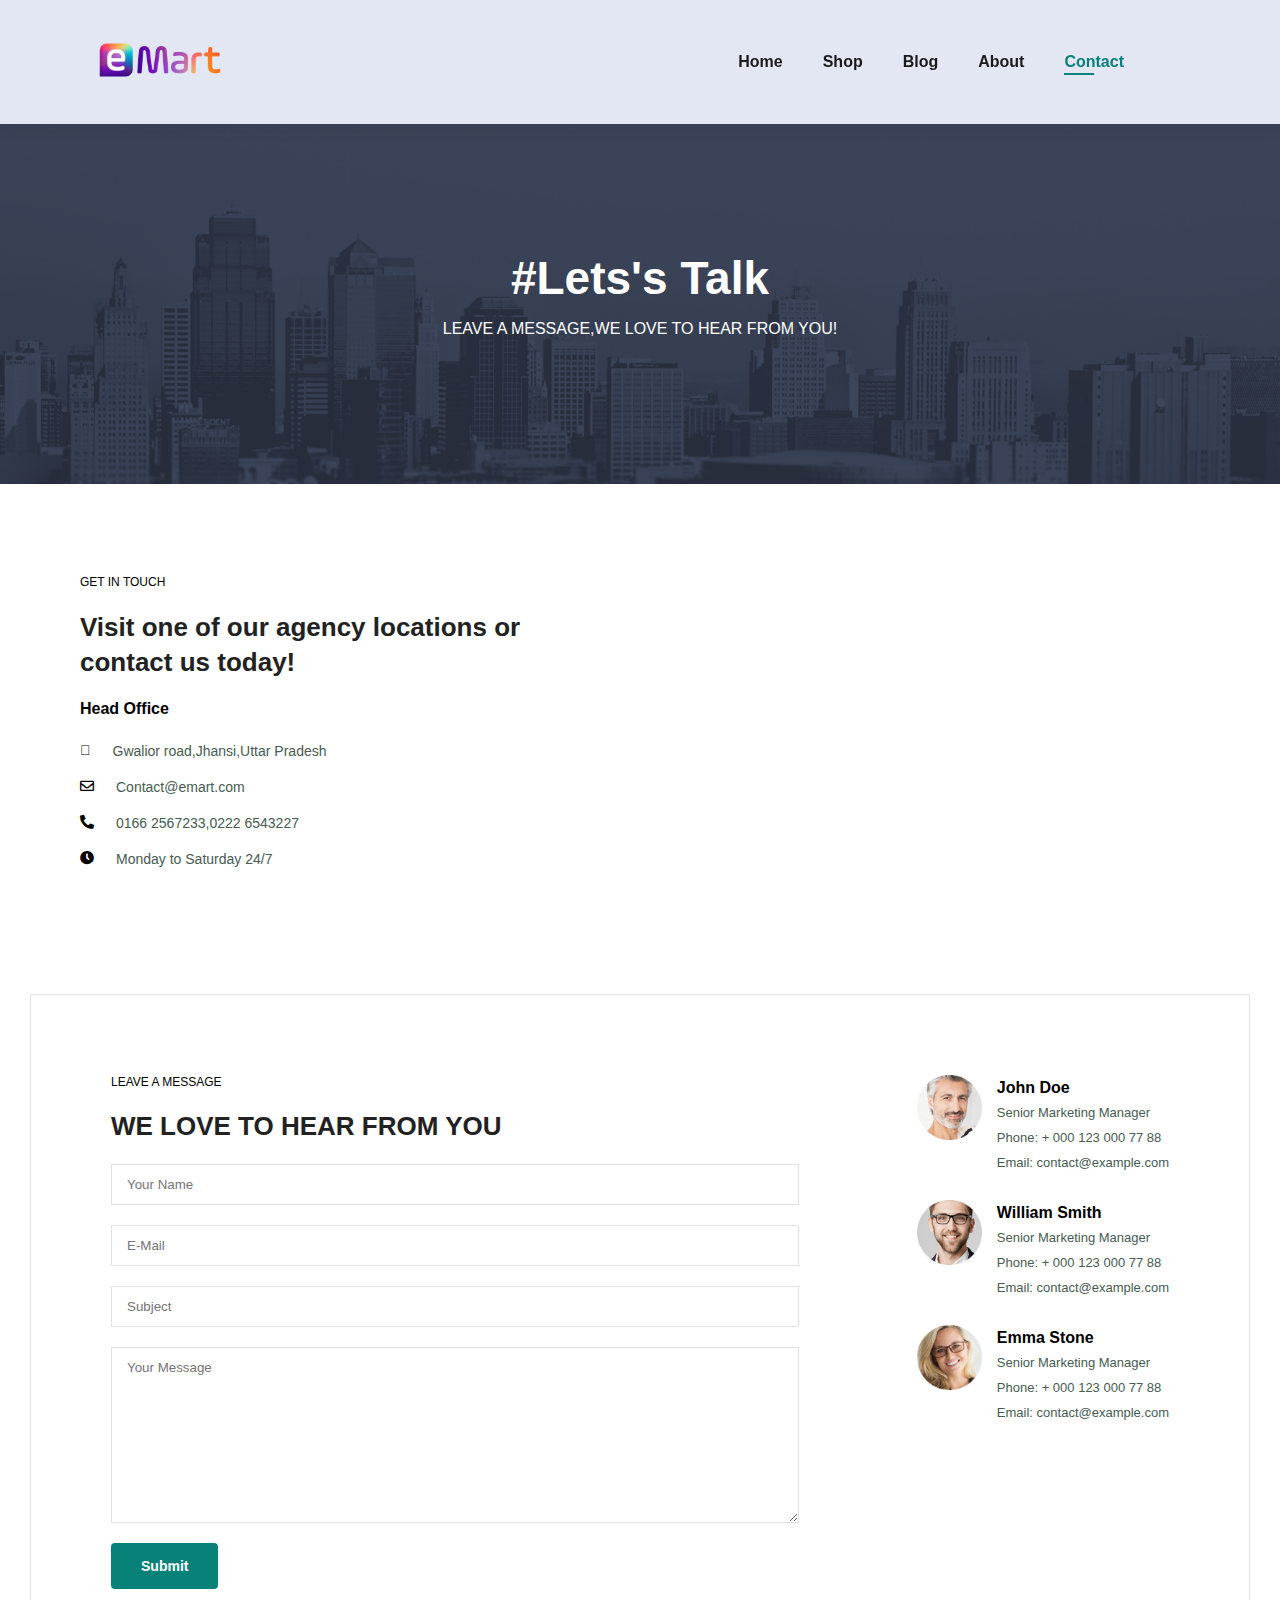
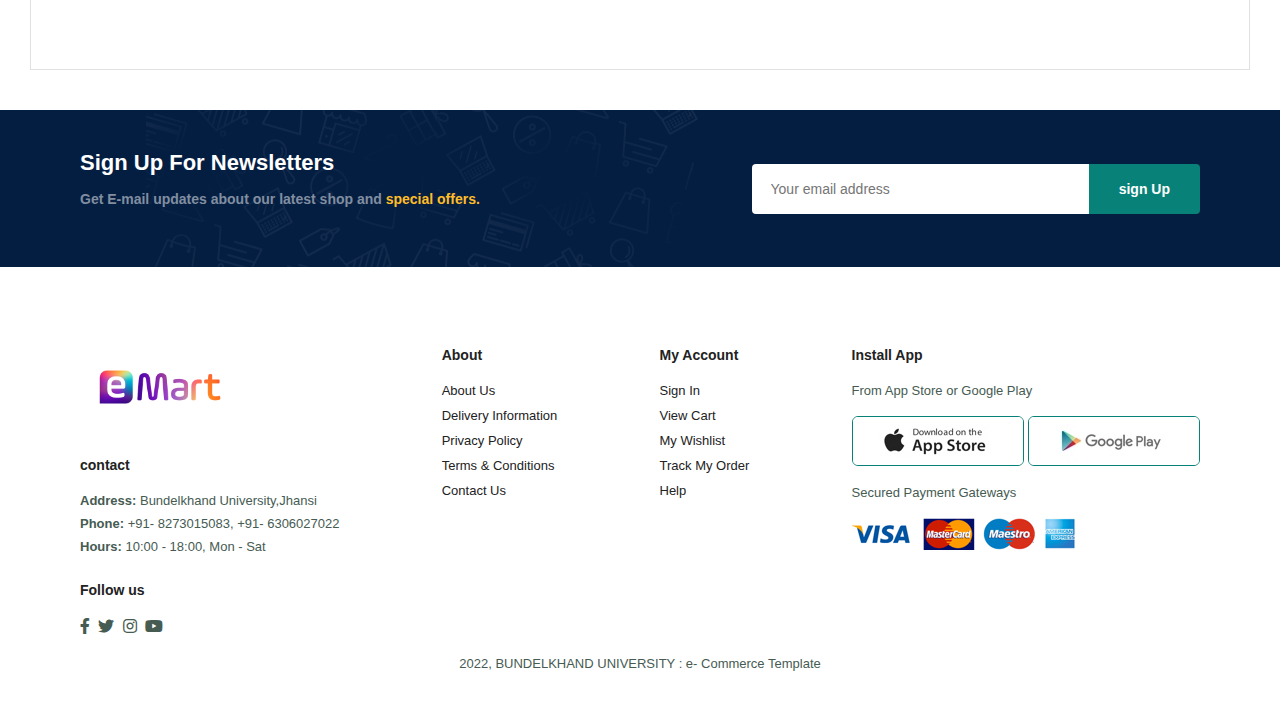
<file: html/contact.html>
<!DOCTYPE html>
<html lang="en">
<head>
    <meta charset="UTF-8">
    <meta http-equiv="X-UA-Compatible" content="IE=edge">
    <meta name="viewport" content="width=device-width, initial-scale=1.0">
    <title>e-commerce website</title>
    <link rel="stylesheet" href="https://pro.fontawesome.com/releases/v5.10.0/css/all.css" />
    <link rel="stylesheet" href="../css/style.css">
</head>
<body>
    <section id="header">
        <a href="#"><img src="../images/logo.png" class="logo" alt=""></a>
        <div>
            <ul id="navbar">
                <li><a href="../html/index.html" >Home</a></li>
                <li><a href="../html/shop.html">Shop</a></li>
                <li><a href="../html/blog.html">Blog</a></li>
                <li><a href="../html/about.html">About</a></li>
                <li><a class="active" href="../html/contact.html">Contact</a></li>
                <li id="lg-bag"><a href="../html/cart.html"><i class="far fa-shopping-bag"></i></a></li>
                <a href="#" id="close"><i class="far fa-times"></i></a>

            </ul>
        </div>
        <div id="mobile">
            <a href="../html/cart.html"><i class="far fa-shopping-bag"></i></a>
            <i id="bar" class="fas fa-outdent"></i>
            
        </div>
    </section>

    <section id="page-header" class="about-header">
        <h2>#Lets's Talk</h2>
        <p>LEAVE A MESSAGE,WE LOVE TO HEAR FROM YOU!</p>
    </section>

    <section id="contact-details" class="section-p1">
        <div class="details">
            <span>GET IN TOUCH</span>
            <H2>Visit one of our agency locations or contact us today!</H2>
            <h3>Head Office</h3>
            <div>
                <li>
                    <i class='fal fa-map'></i>
                    <p>Gwalior road,Jhansi,Uttar Pradesh</p>
                </li>
                <li>
                    <i class='far fa-envelope'></i>
                    <p>Contact@emart.com</p>
                </li>
                <li>
                    <i class='fas fa-phone-alt'></i>
                    <p>0166 2567233,0222 6543227</p>
                </li>
                <li>
                    <i class='fas fa-clock'></i>
                    <p>Monday to Saturday 24/7</p>
                </li>
            </div>
        </div>
     
        <div class="map">
            <iframe src="https://www.google.com/maps/embed?pb=!1m18!1m12!1m3!1d28817.859923147153!2d78.60087027306032!3d25.463911158305073!2m3!1f0!2f0!3f0!3m2!1i1024!2i768!4f13.1!3m3!1m2!1s0x39777650df7d6f07%3A0x8c83608ad67a3989!2sBundelkhand%20University%2C%20Jhansi%2C%20Uttar%20Pradesh!5e0!3m2!1sen!2sin!4v1646524469212!5m2!1sen!2sin"
            width="600" height="450" style="border:0;" allowfullscreen="" loading="lazy"></iframe>
        </div>
    </section>

    <section id="form-details">
        <form action="">
          <span>LEAVE A MESSAGE</span>
          <h2> WE LOVE TO HEAR FROM YOU</h2>
          <input type="text"placeholder="Your Name">
          <input type="text"placeholder="E-Mail">
          <input type="text"placeholder="Subject">
          <textarea name="" id="" cols="30" rows="10" placeholder="Your Message"></textarea>
           <button class="normal">Submit</button>
        </form>

        <div class="people">
            <div>
                <img src="../images/img/people/1.png">
                <p><span>John Doe</span>Senior Marketing Manager<br>Phone: + 000 123 000 77 88<br>Email: contact@example.com</p>
            </div>

            <div>
                <img src="../images/img/people/2.png">
                <p><span>William Smith</span>Senior Marketing Manager<br>Phone: + 000 123 000 77 88<br>Email: contact@example.com</p>
            </div>

            <div>
                <img src="../images/img/people/3.png">
                <p><span>Emma Stone</span>Senior Marketing Manager<br>Phone: + 000 123 000 77 88<br>Email: contact@example.com</p>
            </div>
        </div>
    </section>
    
     
    
    <section id="newsletter" class="section-p1 section-m1">
        <div class="newstext">
            <h4>Sign Up For Newsletters</h4>
            <p>Get E-mail updates about our latest shop and <span> special offers.</span></p>
        </div>
        <div class="form">
            <input type="text" placeholder="Your email address">
            <button class="normal">sign Up</button>
        </div>
    </section>

    <footer class="section-p1">
        <div class="col">
            <img class="logo" src="../images/logo.png" alt="">
            <h4>contact</h4>
            <p> <strong>Address:</strong> Bundelkhand University,Jhansi</p>
            <p> <strong>Phone:</strong> +91- 8273015083, +91- 6306027022</p>
            <p> <strong>Hours:</strong> 10:00 - 18:00, Mon - Sat</p>
            <div class="follow">
                <h4>Follow us</h4>
                <div class="icon">
                    <i class="fab fa-facebook-f"></i>
                    <i class="fab fa-twitter"></i>
                    <i class="fab fa-instagram"></i>
                    <i class="fab fa-youtube"></i>
                </div>
            </div>
        </div>

        <div class="col">
            <h4>About</h4>
            <a href="#">About Us</a>
            <a href="#">Delivery Information</a>
            <a href="#">Privacy Policy</a>
            <a href="#">Terms & Conditions</a>
            <a href="#">Contact Us</a>
        </div>

        <div class="col">
            <h4>My Account</h4>
            <a href="#">Sign In</a>
            <a href="#">View Cart</a>
            <a href="#">My Wishlist</a>
            <a href="#">Track My Order</a>
            <a href="#">Help</a>
        </div>

        <div class="col install">
            <h4>Install App</h4>
            <p>From App Store or Google Play</p>
            <div class="row">
                <img src="../images/footer/app.jpg" alt="">
                <img src="../images/footer/play.jpg" alt="">
            </div>
            <p>Secured Payment Gateways</p>
            <img src="../images/footer/pay.png" alt="">
        </div>
        
        <div class="copyright">
            <p>2022, BUNDELKHAND UNIVERSITY :  e- Commerce Template</p>
        </div>
    </footer>
        
    
    <script src="../javascript/script.js"></script>
</body>
</html>
</file>
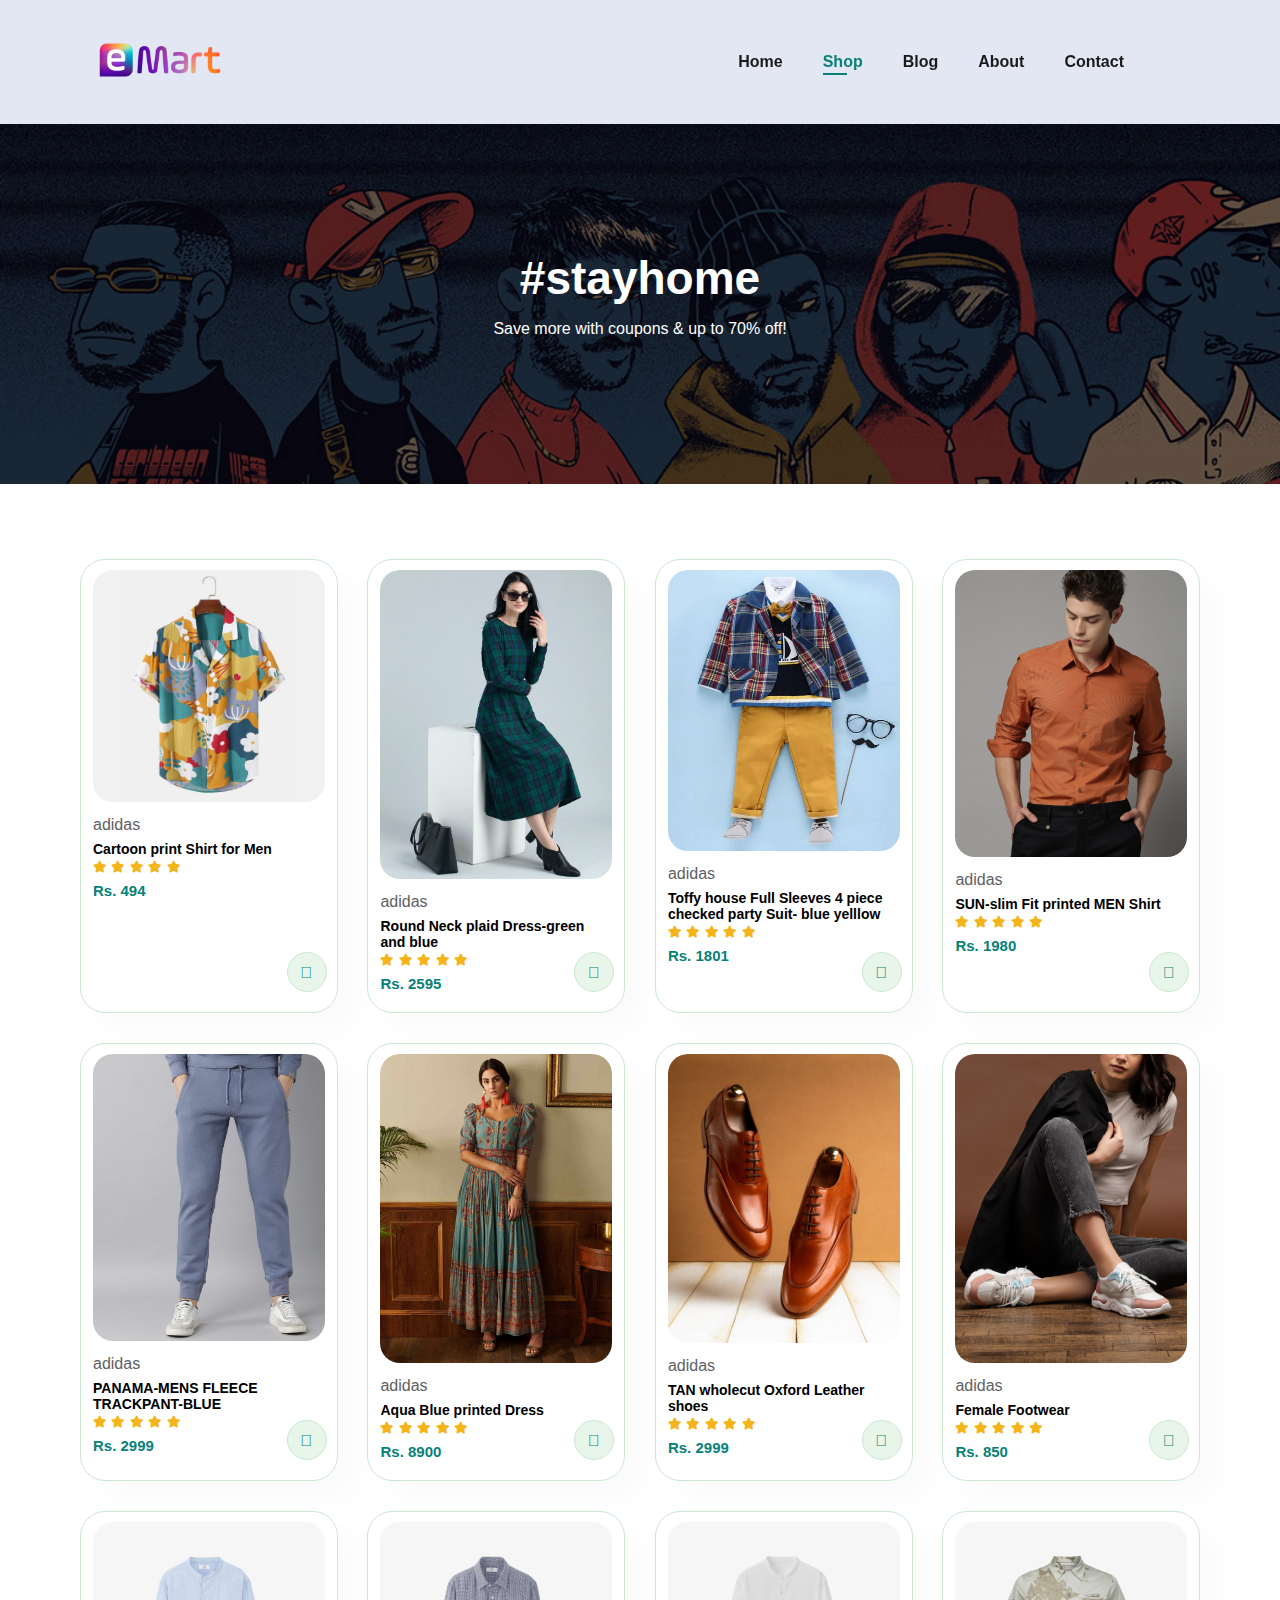
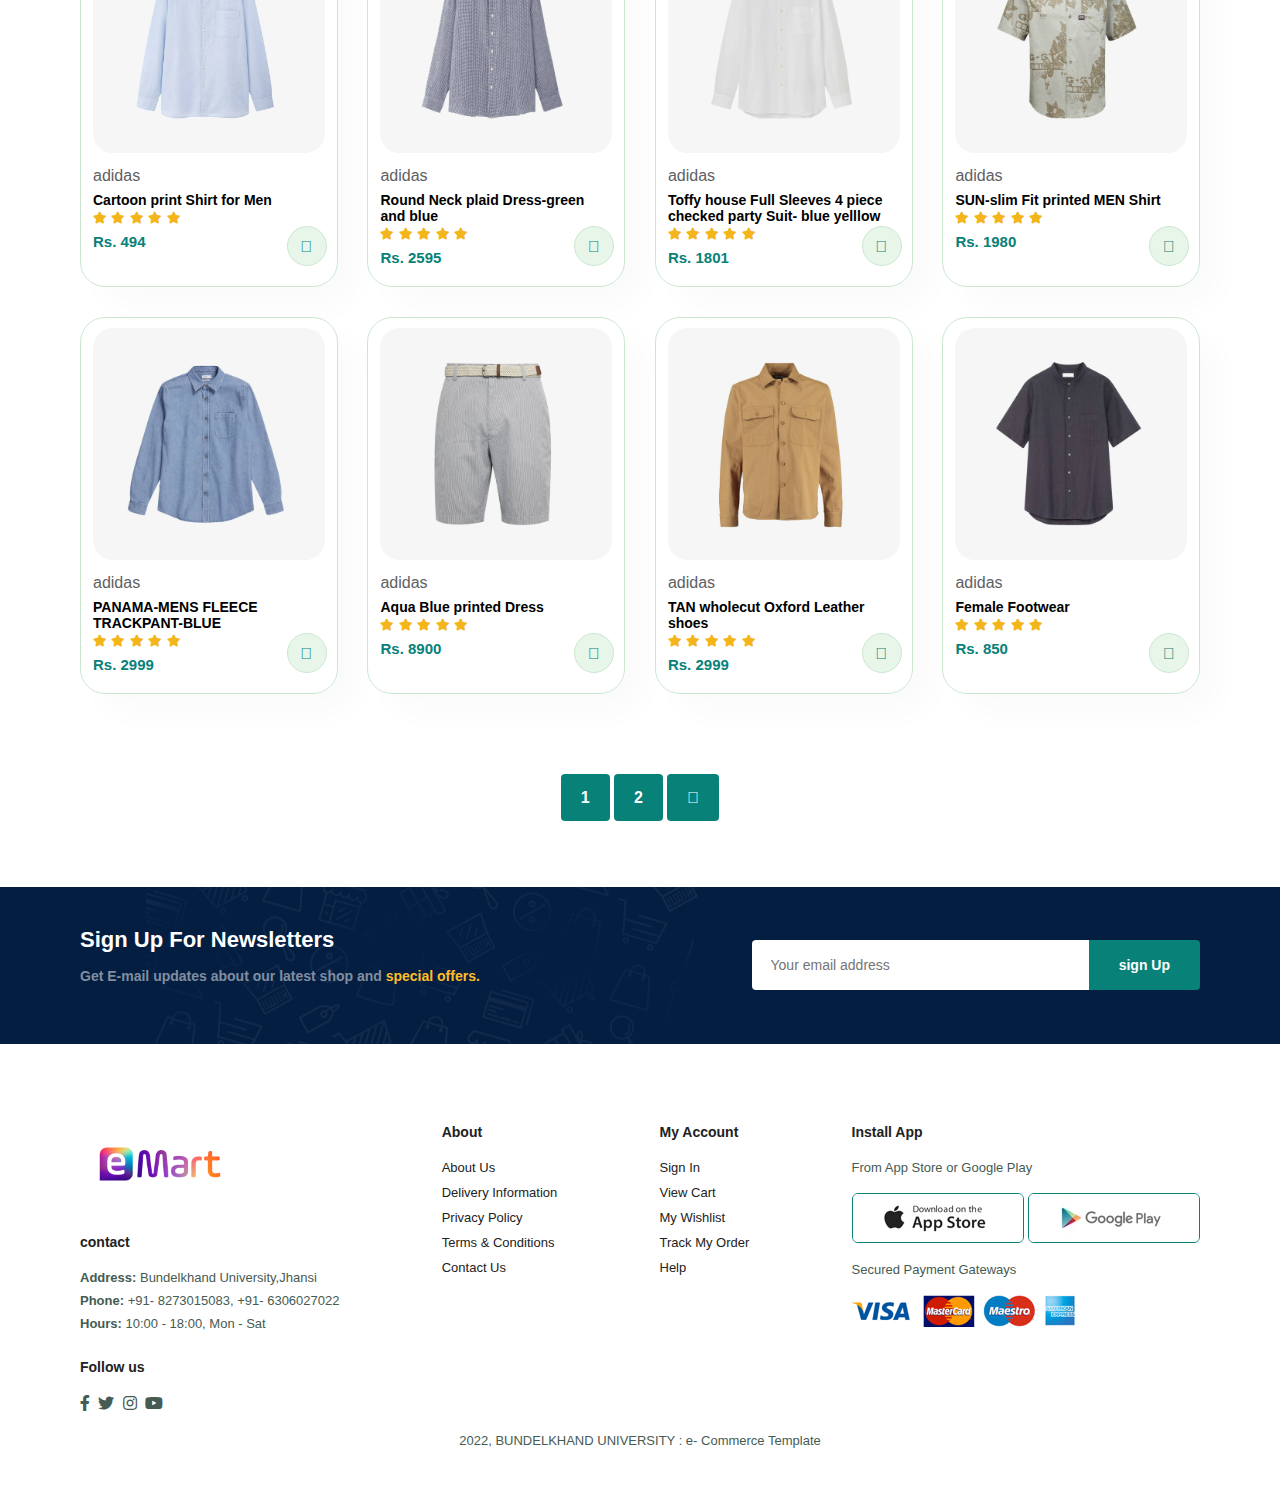
<file: html/shop.html>
<!DOCTYPE html>
<html lang="en">
<head>
    <meta charset="UTF-8">
    <meta http-equiv="X-UA-Compatible" content="IE=edge">
    <meta name="viewport" content="width=device-width, initial-scale=1.0">
    <title>e-commerce website</title>
    <link rel="stylesheet" href="https://pro.fontawesome.com/releases/v5.10.0/css/all.css" />
    <link rel="stylesheet" href="../css/style.css">
</head>
<body>
    <section id="header">
        <a href="#"><img src="../images/logo.png" class="logo" alt=""></a>
        <div>
            <ul id="navbar">
                <li><a href="../html/index.html" >Home</a></li>
                <li><a class="active" href="../html/shop.html">Shop</a></li>
                <li><a href="../html/blog.html">Blog</a></li>
                <li><a href="../html/about.html">About</a></li>
                <li><a href="../html/contact.html">Contact</a></li>
                <li id="lg-bag"><a href="../html/cart.html"><i class="far fa-shopping-bag"></i></a></li>
                <a href="#" id="close"><i class="far fa-times"></i></a>

            </ul>
        </div>
        <div id="mobile">
            <a href="../html/cart.html"><i class="far fa-shopping-bag"></i></a>
            <i id="bar" class="fas fa-outdent"></i>
            
        </div>
    </section>

    <section id="page-header">
        <h2>#stayhome</h2>
        <p>Save more with coupons & up to 70% off! </p>
    </section>
    
    <section id="product1" class="section-p1">
        <div class="pro-container">
            <div class="pro" onclick="window.location.href='sproduct.html'">
                <img src="../images/products/f1.jpg" alt="">
                <div class="des">
                    <SPAN>adidas</SPAN>
                    <h5>Cartoon print Shirt for Men </h5>
                    <div class="star">
                        <i class="fas fa-star"></i>
                        <i class="fas fa-star"></i>
                        <i class="fas fa-star"></i>
                        <i class="fas fa-star"></i>
                        <i class="fas fa-star"></i>
                    </div>
                    <h4>Rs. 494</h4>
                </div>
                <a href="#"><i class="fal fa-shopping-cart" id="cart"></i></a>  
           </div>  
    
           <div class="pro">
                <img src="../images/products/f2.jpg" alt="">
                <div class="des">
                    <SPAN>adidas</SPAN>
                    <h5>Round Neck plaid Dress-green and blue</h5>
                    <div class="star">
                        <i class="fas fa-star"></i>
                        <i class="fas fa-star"></i>
                        <i class="fas fa-star"></i>
                        <i class="fas fa-star"></i>
                        <i class="fas fa-star"></i>
                    </div>
                    <h4>Rs. 2595</h4>
                </div>
                <a href="#"><i class="fal fa-shopping-cart" id="cart"></i></a>  
            </div>  
    
            <div class="pro">
                <img src="../images/products/f3.webp" alt="">
                <div class="des">
                    <SPAN>adidas</SPAN>
                    <h5>Toffy house Full Sleeves 4 piece checked party Suit- blue yelllow</h5>
                    <div class="star">
                        <i class="fas fa-star"></i>
                        <i class="fas fa-star"></i>
                        <i class="fas fa-star"></i>
                        <i class="fas fa-star"></i>
                        <i class="fas fa-star"></i>
                    </div>
                    <h4>Rs. 1801</h4>
                </div>
                <a href="#"><i class="fal fa-shopping-cart" id="cart"></i></a>  
            </div>  
    
            <div class="pro">
                <img src="../images/products/f4.jpg" alt="">
                <div class="des">
                    <SPAN>adidas</SPAN>
                    <h5>SUN-slim Fit printed MEN Shirt</h5>
                    <div class="star">
                        <i class="fas fa-star"></i>
                        <i class="fas fa-star"></i>
                        <i class="fas fa-star"></i>
                        <i class="fas fa-star"></i>
                        <i class="fas fa-star"></i>
                    </div>
                    <h4>Rs. 1980</h4>
                </div>
                <a href="#"><i class="fal fa-shopping-cart" id="cart"></i></a>  
            </div>  
    
            <div class="pro">
                <img src="../images/products/f5.jpg" alt="">
                <div class="des">
                    <SPAN>adidas</SPAN>
                    <h5>PANAMA-MENS FLEECE TRACKPANT-BLUE</h5>
                    <div class="star">
                        <i class="fas fa-star"></i>
                        <i class="fas fa-star"></i>
                        <i class="fas fa-star"></i>
                        <i class="fas fa-star"></i>
                        <i class="fas fa-star"></i>
                    </div>
                    <h4>Rs. 2999</h4>
                </div>
                <a href="#"><i class="fal fa-shopping-cart" id="cart"></i></a>  
            </div>  
    
            <div class="pro">
                <img src="../images/products/f6.jpg" alt="">
                <div class="des">
                    <SPAN>adidas</SPAN>
                    <h5>Aqua Blue printed Dress</h5>
                    <div class="star">
                        <i class="fas fa-star"></i>
                        <i class="fas fa-star"></i>
                        <i class="fas fa-star"></i>
                        <i class="fas fa-star"></i>
                        <i class="fas fa-star"></i>
                    </div>
                    <h4>Rs. 8900</h4>
                </div>
                <a href="#"><i class="fal fa-shopping-cart" id="cart"></i></a>  
            </div>  
    
            <div class="pro">
                <img src="../images/products/f7.jpg" alt="">
                <div class="des">
                    <SPAN>adidas</SPAN>
                    <h5>TAN wholecut Oxford Leather shoes</h5>
                    <div class="star">
                        <i class="fas fa-star"></i>
                        <i class="fas fa-star"></i>
                        <i class="fas fa-star"></i>
                        <i class="fas fa-star"></i>
                        <i class="fas fa-star"></i>
                    </div>
                    <h4>Rs. 2999</h4>
                </div>
                <a href="#"><i class="fal fa-shopping-cart" id="cart"></i></a>  
            </div>  
    
            <div class="pro">
                <img src="../images/products/f8.jpg" alt="">
                <div class="des">
                    <SPAN>adidas</SPAN>
                    <h5>Female Footwear</h5>
                    <div class="star">
                        <i class="fas fa-star"></i>
                        <i class="fas fa-star"></i>
                        <i class="fas fa-star"></i>
                        <i class="fas fa-star"></i>
                        <i class="fas fa-star"></i>
                    </div>
                    <h4>Rs. 850</h4>
                </div>
                <a href="#"><i class="fal fa-shopping-cart" id="cart"></i></a>  
            </div>  
        

            <div class="pro">
                <img src="../images/products/n1.jpg" alt="">
                <div class="des">
                    <SPAN>adidas</SPAN>
                    <h5>Cartoon print Shirt for Men </h5>
                    <div class="star">
                        <i class="fas fa-star"></i>
                        <i class="fas fa-star"></i>
                        <i class="fas fa-star"></i>
                        <i class="fas fa-star"></i>
                        <i class="fas fa-star"></i>
                    </div>
                    <h4>Rs. 494</h4>
                </div>
                <a href="#"><i class="fal fa-shopping-cart" id="cart"></i></a>  
            </div>  
    
            <div class="pro">
                <img src="../images/products/n2.jpg" alt="">
                <div class="des">
                    <SPAN>adidas</SPAN>
                    <h5>Round Neck plaid Dress-green and blue</h5>
                    <div class="star">
                        <i class="fas fa-star"></i>
                        <i class="fas fa-star"></i>
                        <i class="fas fa-star"></i>
                        <i class="fas fa-star"></i>
                        <i class="fas fa-star"></i>
                    </div>
                    <h4>Rs. 2595</h4>
                </div>
                <a href="#"><i class="fal fa-shopping-cart" id="cart"></i></a>  
            </div>  
    
            <div class="pro">
                <img src="../images/products/n3.jpg" alt="">
                <div class="des">
                    <SPAN>adidas</SPAN>
                    <h5>Toffy house Full Sleeves 4 piece checked party Suit- blue yelllow</h5>
                    <div class="star">
                        <i class="fas fa-star"></i>
                        <i class="fas fa-star"></i>
                        <i class="fas fa-star"></i>
                        <i class="fas fa-star"></i>
                        <i class="fas fa-star"></i>
                    </div>
                    <h4>Rs. 1801</h4>
                </div>
                <a href="#"><i class="fal fa-shopping-cart" id="cart"></i></a>  
            </div>  
    
            <div class="pro">
                <img src="../images/products/n4.jpg" alt="">
                <div class="des">
                    <SPAN>adidas</SPAN>
                    <h5>SUN-slim Fit printed MEN Shirt</h5>
                    <div class="star">
                        <i class="fas fa-star"></i>
                        <i class="fas fa-star"></i>
                        <i class="fas fa-star"></i>
                        <i class="fas fa-star"></i>
                        <i class="fas fa-star"></i>
                    </div>
                    <h4>Rs. 1980</h4>
                </div>
                <a href="#"><i class="fal fa-shopping-cart" id="cart"></i></a>  
            </div>  
    
            <div class="pro">
                <img src="../images/products/n5.jpg" alt="">
                <div class="des">
                    <SPAN>adidas</SPAN>
                    <h5>PANAMA-MENS FLEECE TRACKPANT-BLUE</h5>
                    <div class="star">
                        <i class="fas fa-star"></i>
                        <i class="fas fa-star"></i>
                        <i class="fas fa-star"></i>
                        <i class="fas fa-star"></i>
                        <i class="fas fa-star"></i>
                    </div>
                    <h4>Rs. 2999</h4>
                </div>
                <a href="#"><i class="fal fa-shopping-cart" id="cart"></i></a>  
            </div>  
    
            <div class="pro">
                <img src="../images/products/n6.jpg" alt="">
                <div class="des">
                    <SPAN>adidas</SPAN>
                    <h5>Aqua Blue printed Dress</h5>
                    <div class="star">
                        <i class="fas fa-star"></i>
                        <i class="fas fa-star"></i>
                        <i class="fas fa-star"></i>
                        <i class="fas fa-star"></i>
                        <i class="fas fa-star"></i>
                    </div>
                    <h4>Rs. 8900</h4>
                </div>
                <a href="#"><i class="fal fa-shopping-cart" id="cart"></i></a>  
            </div>  
    
            <div class="pro">
                <img src="../images/products/n7.jpg" alt="">
                <div class="des">
                    <SPAN>adidas</SPAN>
                    <h5>TAN wholecut Oxford Leather shoes</h5>
                    <div class="star">
                        <i class="fas fa-star"></i>
                        <i class="fas fa-star"></i>
                        <i class="fas fa-star"></i>
                        <i class="fas fa-star"></i>
                        <i class="fas fa-star"></i>
                    </div>
                    <h4>Rs. 2999</h4>
                </div>
                <a href="#"><i class="fal fa-shopping-cart" id="cart"></i></a>  
            </div>  
    
            <div class="pro">
                <img src="../images/products/n8.jpg" alt="">
                <div class="des">
                    <SPAN>adidas</SPAN>
                    <h5>Female Footwear</h5>
                    <div class="star">
                        <i class="fas fa-star"></i>
                        <i class="fas fa-star"></i>
                        <i class="fas fa-star"></i>
                        <i class="fas fa-star"></i>
                        <i class="fas fa-star"></i>
                    </div>
                    <h4>Rs. 850</h4>
                </div>
                <a href="#"><i class="fal fa-shopping-cart" id="cart"></i></a>  
            </div>  
        </div>
    
    </section>

    <section id="pagination" class="section-p1">
        <a href="#">1</a>
        <a href="#">2</a>
        <a href="#"><i class="fal fa-long-arrow-alt-right"></i></a>
    </section>
    
    
    <section id="newsletter" class="section-p1 section-m1">
        <div class="newstext">
            <h4>Sign Up For Newsletters</h4>
            <p>Get E-mail updates about our latest shop and <span> special offers.</span></p>
        </div>
        <div class="form">
            <input type="text" placeholder="Your email address">
            <button class="normal">sign Up</button>
        </div>
    </section>

    <footer class="section-p1">
        <div class="col">
            <img class="logo" src="../images/logo.png" alt="">
            <h4>contact</h4>
            <p> <strong>Address:</strong> Bundelkhand University,Jhansi</p>
            <p> <strong>Phone:</strong> +91- 8273015083, +91- 6306027022</p>
            <p> <strong>Hours:</strong> 10:00 - 18:00, Mon - Sat</p>
            <div class="follow">
                <h4>Follow us</h4>
                <div class="icon">
                    <i class="fab fa-facebook-f"></i>
                    <i class="fab fa-twitter"></i>
                    <i class="fab fa-instagram"></i>
                    <i class="fab fa-youtube"></i>
                </div>
            </div>
        </div>

        <div class="col">
            <h4>About</h4>
            <a href="#">About Us</a>
            <a href="#">Delivery Information</a>
            <a href="#">Privacy Policy</a>
            <a href="#">Terms & Conditions</a>
            <a href="#">Contact Us</a>
        </div>

        <div class="col">
            <h4>My Account</h4>
            <a href="#">Sign In</a>
            <a href="#">View Cart</a>
            <a href="#">My Wishlist</a>
            <a href="#">Track My Order</a>
            <a href="#">Help</a>
        </div>

        <div class="col install">
            <h4>Install App</h4>
            <p>From App Store or Google Play</p>
            <div class="row">
                <img src="../images/footer/app.jpg" alt="">
                <img src="../images/footer/play.jpg" alt="">
            </div>
            <p>Secured Payment Gateways</p>
            <img src="../images/footer/pay.png" alt="">
        </div>
        
        <div class="copyright">
            <p>2022, BUNDELKHAND UNIVERSITY :  e- Commerce Template</p>
        </div>
    </footer>
        
    
    <script src="../javascript/script.js"></script>
</body>
</html>
</file>
<file: css/style.css>
*{
    margin: 0;
    padding : 0;
    box-sizing: border-box;
    font-family: 'Spartan', sans-serif;
}

h1{
    font-size: 50px;
    line-height: 64px;
    color: #222;
}

h2{
    font-size: 46px;
    line-height: 54px;
    color: #222;
}

h4{
    font-size: 20px;
    color: #222;
}

h6{
    font-weight: 700;
    font-size: 12px;
}

p{
    font-size: 16px;
    color: #465b52;
    margin: 15px 0 20px 0;
}

.section-p1 {
    padding: 40px 80px;
}

.section-m1{
    margin: 40px 0;
}

button.normal{
    font-size: 14px;
    font-weight: 600;
    padding: 15px 30px;
    color: #000;
    background-color: #fff;
    border-radius: 4px;
    cursor: pointer;
    border: none;
    outline: none;
    transition: 0.2s;
}

.white {
    font-size: 13px;
    font-weight: 600;
    padding: 11px 18px;
    color: #fff;
    background-color:transparent;
    cursor: pointer;
    border: 1px solid #fff;
    outline: none;
    transition: 0.2s;
}

body{
    width: 100%;
}



.logo{
    width: 160px;
    position: relative; 
}


#header{
    display: flex;
    align-items: center;
    justify-content: space-between;
    padding: 20px 80px;
    background: #E3E6F3;
    box-shadow: 0 5px 15px rgba(0, 0, 0, 0.06);
    z-index: 999;
    position: sticky; 
    top: 0;
    left: 0; 
}

#navbar{
    display: flex;
    align-items: center;
    justify-content: center;
}

#navbar li{
    list-style: none;
    padding: 0 20px;
    position: relative;
}

#navbar li a{
    text-decoration: none;
    font-size: 16px;
    font-weight: 600;
    color: #1a1a1a;
    transition: 0.3s ease;
}

#navbar li a:hover,
#navbar li a.active{
    color: #088178;
}

#navbar li a.active::after,
#navbar li a:hover::after{
    content: "";
    width: 30%;
    height: 2px;
    background: #088178;
    position: absolute;
    bottom: -4px;
    left: 20px;
}

#mobile{
    display: none;
    align-items: center;
}

#close{
    display: none;
}

#hero{
    background-image: url("../images/hero.webp");
    height: 90vh;
    width: 100%;
    background-size: cover;
    background-position: top 25% right 100% left 100%; 
    padding: 0 80px; 
    display: flex;
    flex-direction: column;
    align-items: flex-start; 
    justify-content: center; 
}

#hero h4{
    padding-bottom: 15px;
}

#hero h1 {
    color: #088178;
}

.btn{
    background-image: url("../images/button.png");
    border: 0;
    background-color:transparent;
    color: #088178;
    padding: 14px 80px 14px 65px;
    background-repeat: no-repeat;
    cursor: pointer;
    font-weight: 700;
    font-size: 15px;
}

#feature{
    display: flex;
    align-items: center;
    justify-content: space-between;
    flex-wrap: wrap;
}

.fe-box{
    width: 180px;
    text-align: center;
    padding: 25px 15px;
    box-shadow: 20px 20px 34px rgba(0, 0, 0, 0.03);
    border: 1px solid #cce7d0;
    border-radius: 4px;
    margin: 15px 0; 
}

.fe-box:hover{
    box-shadow: 10px 10px 54px rgba(70, 60, 221, 0.1);
}

.fe-box img{
    width: 100%;
    margin-bottom: 10px;
}

.fe-box h6{
    display: inline-block;
    padding: 9px 8px 6px 8px;
    line-height: 1;
    border-radius: 4px;
    color: #088178;
    background-color: #fddde4;
}

.fe-box:nth-child(2) h6{
    background-color: #cdebbc;
}
 
.fe-box:nth-child(3) h6{
    background-color: #d1e8f2;
}
 
.fe-box:nth-child(4) h6{
    background-color: #cdd4f8;
}
 
.fe-box:nth-child(5) h6{
    background-color: #f6dbf6;
}
 
.fe-box:nth-child(6) h6{
    background-color: #fff2e5;
}
 
#product1{
    text-align: center;
}

#product1 .pro-container{
    display: flex;
    justify-content: space-between;
    padding-top: 20px;
    flex-wrap: wrap;
}

#product1 .pro{
    width: 23%;
    min-width: 250px;
    padding: 10px 12px;
    border: 1px solid #cce7d0;
    border-radius: 25px;
    cursor: pointer;
    box-shadow: 20px 20px 30px rgba(0, 0, 0, 0.02);
    margin: 15px 0;
    transition: 0.2s ease;
    position: relative; 
}

#product1 .pro:hover{
    box-shadow: 20px 20px 30px rgba(0, 0, 0, 0.06);
}
    

#product1 .pro img{
    width: 100%;
    border-radius: 20px;
}

#product1 .pro .des{
    text-align: start;
    padding: 10px 0;
} 

#product1 .pro .des span{
    color: #606063;
}

#product1 .pro .des h5{
    padding-top: 7px;
    color: 1a1a1a;
    font-size: 14px;
}

#product1 .pro .des i{
    font-size: 12px;
    color: rgb(243, 181, 25);
}

#product1 .pro .des h4{
    padding-top: 7px;
    font-size: 15px;
    font-weight: 700;
    color: #088178;
}

#cart{
    width: 40px;
    height: 40px;
    line-height: 40px;
    border-radius: 50px;
    background-color: #e8f6ea;
    font-weight: 500;
    color: #088178;
    border: 1px solid #cce7d0;
    position: absolute;
    bottom: 20px;
    right: 10px;
}

#banner{
    display: flex;
    flex-direction: column;
    justify-content: center;
    align-items: center; 
    text-align: center;
    background-image: url("../images/banner1.jpg");
    width: 100%;
    height: 40vh;
    background-size: cover;
    background-position: center;
}

#banner h4{
    color: #fff;
    font-size: 16px;
}

#banner h2{
    color: #fff;
    font-size: 30px;
    padding: 10px 0; 
}

#banner h2 span{
    color: #ef3636;
}

#banner button:hover{
    background: #088178;
    color: #fff;
}

#sm-banner{
    display: flex;
    justify-content: space-between;
    flex-wrap: wrap;
}

#sm-banner .banner-box{
    display: flex;
    flex-direction: column;
    justify-content: center;
    align-items: flex-start;
    /* text-align: center; */
    background-image: url("../images/banner2.jpg");
    min-width: 670px ;
    height: 50vh;
    background-size: cover;
    background-position: center;
    padding: 30px; 
}

#sm-banner h4{
    color: #fff;
    font-size: 20px;
    font-weight: 300;
}

#sm-banner h2{
    color: #fff;
    font-size: 28px;
    font-weight: 800;
}

#sm-banner span{
    color: #fff;
    font-size: 14px;
    font-weight: 500;
    padding-bottom: 15px;
}

#sm-banner .banner-box:hover button{
    background: #088178;
    border: 1px solid #088178;
}

#sm-banner .banner-box2{
    /* display: flex;
    flex-direction: column;
    justify-content: center;
    align-items: flex-start; */
    background-image: url("../images/banner3.jpg");
    /* min-width: 670px ;
    height: 50vh;
    background-size: cover;
    background-position: center;
    padding: 30px; */
}

/* .banner-box2:hover button{
    background: #088178;
    border: 1px solid #088178;
} */

#banner3{
    display: flex;
    justify-content: space-between;
    flex-wrap: wrap;
    padding: 0 80px; 
}

#banner3 .banner-box{
    display: flex;
    flex-direction: column;
    justify-content: center;
    align-items: flex-start;
    background-image: url("../images/banner4.jpg");
    min-width: 30% ;
    height: 30vh;
    background-size: cover;
    background-position: center;
    padding: 20px;
    margin-bottom: 20px;
}

#banner3 .banner-box2{
    background-image: url("../images/banner5.jpg");
}

#banner3 .banner-box3{
   background-image: url("../images/banner6.jpg");
}

#banner3 h2{
    color: #fff;
    font-weight: 900;
    font-size: 22px;
}

#banner3 h3{
   color: #ec544e;
   font-weight: 800;
   font-size: 15px;
}

#newsletter{
    display: flex;
    justify-content: space-between;
    flex-wrap: wrap;
    align-items: center;
    background-image: url("../images/banner7.png");
    background-repeat: no-repeat;
    background-position: 20% 30%;
    background-color: #041e42;
}

#newsletter h4{
    font-size: 22px;
    font-weight: 700;
    color: #fff;
}

#newsletter p{
    font-size: 14px;
    font-weight: 600;
    color: #818ea0;
}

#newsletter p span{
    color: #ffbd27;
}

#newsletter .form{
    display: flex;
    width: 40%;
}

#newsletter input{
    height: 3.125rem;
    padding: 0 1.25em;
    font-size: 14px; 
    width: 100%;
    border: 1px solid transparent;
    border-radius: 4px;
    outline: none;
    border-top-right-radius: 0;
    border-bottom-right-radius: 0; 
}

#newsletter button{
    background-color: #088178;
    color: #fff;
    white-space: nowrap;
    border-top-left-radius: 0;
    border-bottom-left-radius: 0;
}

footer{
    display: flex;
    flex-wrap: wrap;
    justify-content: space-between; 
} 

footer .col{
    display: flex;
    flex-direction: column;
    align-items: flex-start;
    margin-bottom: 20px;
}

footer .logo{
    margin-bottom: 30px;
}

footer h4{
    font-size: 14px;
    padding-bottom: 20px;
}

footer p{
    font-size: 13px;
    margin: 0 0 8px 0;
}

footer a{
    font-size: 13px;
    text-decoration: none;
    color: #222;
    margin-bottom: 10px;
}

footer .follow{
    margin-top: 20px;
}

footer .follow i{
    color: #465b52;
    padding-right: 4px;
    cursor: pointer;
} 

footer .install .row img{
    border: 1px solid #088178;
    border-radius: 6px;
    cursor: pointer;
}

footer .install img{
    margin: 10px 0 15px 0;
}

footer .follow i:hover,
footer a:hover{
    color: #088178;
}

footer .copyright{
    width: 100%;
    text-align: center;
}


/* shop page */

#page-header{
    background-image: url("../images/banner8.jpg");
    width: 100%;
    height: 40vh;
    background-size: cover;
    display: flex;
    justify-content: center;
    text-align: center;
    flex-direction: column;
    padding: 14px;
}

#page-header h2,
#page-header p{
    color: #fff;
}


#pagination{
    text-align: center;
}

#pagination a{
    text-decoration: none;
    background-color: #088178;
    padding: 15px 20px;
    border-radius: 4px;
    color: #fff;
    font-weight: 600;
}

#pagination a i{
    font-size: 16px;
    font-weight: 600;
}

/* single product */

#prodetails{
    display: flex;
    margin-top: 20px;
}

#prodetails .single-pro-image{
    width: 40%;
    margin-right: 50px;
}

.small-img-group{
    display: flex;
    justify-content: space-between;
}

.small-img-col{
    flex-basis: 24%;
    cursor: pointer;
}

#prodetails .single-pro-details{
    width: 50%;
    padding-top: 30px;
}

#prodetails .single-pro-details h4{
    padding: 40px 0 20px 0;
}

#prodetails .single-pro-details h2{
    font-size: 26px;
}

#prodetails .single-pro-details select{
    display: block;
    padding: 5px 10px;
    margin-bottom: 10px;
}

#prodetails .single-pro-details input{
    width: 50px;
    height: 47px;
    padding-left: 10px;
    font-size: 16px;
    margin-right: 10px;
}

#prodetails .single-pro-details input:focus{
    outline: none;
}

#prodetails .single-pro-details button{
    background: #088178;
    color: #fff;
}

#prodetails .single-pro-details span{
    line-height: 30px;
}

/* Blog page */

#page-header.blog-header{
    background-image: url("../images/b19.jpg");
}

#blog{
    padding: 150px 150px 0 150px;
}

#blog .blog-box{
    display: flex;
    align-items: center;
    width: 100%;
    position: relative;
    padding-bottom: 90px;
}

#blog .blog-img{
    width: 50%;
    margin-right: 40px;
}

#blog img{
    width: 100%;
    height: 300px;
    object-fit: cover;
}

#blog .blog-details{
    width: 50%;
}

#blog .blog-details a{
    text-decoration: none;
    font-size: 11px;
    color: #000;
    font-weight: 700;
    transition: 0.3s;
    position: relative;
}

#blog .blog-details a::after{
    content: "";
    width: 50px;
    height: 1px;
    background-color: #000;
    position: absolute;
    top: 4px;
    right: -60px;
}

#blog .blog-details a:hover{
    color: #088178;
}

#blog .blog-details a:hover::after{
    background-color: #088178;
}

#blog .blog-box h1{
    position: absolute;
    top: -40px;
    left: 0;
    font-size: 70px;
    font-weight: 700;
    color: #c9cbce;
    z-index: -9;
}


/* ABOUT PAGE */

#page-header.about-header{
    background-image: url("../images/banner9.png");
}

#about-head{
    display: flex;
    align-items: center;
}

#about-head img{
    width: 50%;
    height: auto;
}

#about-head div {
    padding-left: 40px;
}

#about-app{
    text-align: center;
} 

#about-app .video video{
    width: 100%;
    height: 100%;
    border-radius: 20px;
    margin: 30px auto 0 auto;
}


/* contact page */

#contact-details{
    display: flex;
    align-items: center;
    justify-content: space-between;
}

#contact-details .details{
    width: 40%;
}

#contact-details .details span,
#form-details form span {
    font-size: 12px;
}

#contact-details .details h2 ,
#form-details form h2{
    font-size: 26px;
    line-height: 35px;
    padding: 20px 0;
}

#contact-details .details h3{
    font-size: 16px;
    padding-bottom: 15px;
}

#contact-details .details li{
    list-style: none;
    display: flex;
    padding: 10px 0;
}

#contact-details .details i{
    font-size: 14px;
    padding-right: 22px;
}

#contact-details .details li p{
    margin: 0;
    font-size: 14px;
}

#contact-details .map{
    width: 55%;
    height: 400px;
}

#contact-details .map iframe{
    width: 100%;
    height: 400px;
}

#form-details form{
    width: 65%;
    display: flex;
    flex-direction: column;
    align-items: flex-start;
}

#form-details form input ,
#form-details form textarea{
    width: 100%;
    padding: 12px 15px;
    outline: none;
    margin-bottom: 20px;
    border: 1px solid #e1e1e1;
}

#form-details form button{
    background-color: #088178;
    color: #fff;
}

#form-details {
    display: flex;
    justify-content: space-between;
    margin: 30px;
    padding: 80px;
    border: 1px solid #e1e1e1;
}


#form-details .people div{
    padding-bottom: 25px;
    display: flex;
    align-items: flex-start;
}

#form-details .people div img{
    width: 65px;
    height: 65px;
    object-fit: cover;
    margin-right: 15px;
}

#form-details .people div p{
    margin: 0;
    font-size: 13px;
    line-height: 25px;
}

#form-details .people div p span{
    display: block;
    font-size: 16px;
    font-weight: 600;
    color: #000;
}

/* cart page */

#carts table{
    width: 100%;
    border-collapse: collapse;
    table-layout: fixed;
    white-space: nowrap;
}

#carts table img{
    width: 70px;
}

#carts table td:nth-child(1){
    width: 100px;
    text-align: center;
}

#carts table td:nth-child(2){
    width: 150px;
    text-align: center;
}

#carts table td:nth-child(3){
    width: 250px;
    text-align: center;
}

#carts table td :nth-child(4),
#carts table td :nth-child(5),
#carts table td :nth-child(6){
    width: 150px;
    text-align: center;
}

#carts table td:nth-child(5) input{
    width: 70px;
    padding: 10px 5px 10px 15px;
}
#carts table thead{
    border: 1px solid #e2e9e1;
    border-left: none;
    border-right: none;
}

#carts table thead td{
    font-weight: 700;
    text-transform: uppercase;
    font-size: 13px;
    padding: 18px 0;
}

#carts table tbody tr td{
    padding-top: 15px;
}

#carts table tbody  td{
    font-size: 13px;
}

#carts-add{
    display: flex;
    flex-wrap: wrap;
    justify-content: space-between;
}

#coupon {
    width: 50%;
    margin-bottom: 30px;
}

#coupon h3,
#subtotal h3{
    padding-bottom: 15px;
}

#coupon input{
    padding: 10px 60px;
    outline: none;
    width: 60%;
    margin-right: 10px;
    border: 1px solid #e2e9e1;
}

#coupon button,
#subtotal button{
    background-color: #088178;
    color: #fff;
    padding: 12px 20px;
}

#subtotal{
    width: 50%;
    margin-bottom: 30px;
    border: 1px solid #e2e9e1;
    padding: 30px;
}

#subtotal table{
    border-collapse: collapse;
    width: 100%;
    margin-bottom: 20px;
}

#subtotal table td{
    width: 50%;
    border: 1px solid #e2e9e1;
    padding: 10px;
    font-size: 13px;
}















/* start media queries */

@media (max-width: 799px){
    
    .section-p1 {
        padding: 40px 40px;
    }

    #navbar{
        display: flex;
        flex-direction: column;
        align-items: flex-start;
        justify-content: flex-start;
        position: fixed;
        top: 0;
        right: -300px;
        height: 100vh;
        width: 300px;
        background-color: #E3E6F3;
        box-shadow: 0 40px 60px rgba(0, 0, 0, 0.1);
        padding: 80px 0 0 10px;
        transition: 0.3s;
    }

    #navbar li{
        margin-bottom: 25px;
    }

    #navbar.active{
        right: 0;
    }

    #mobile{
        display: flex;
        align-items: center;
    }

    #mobile i{
        color: #1a1a1a;
        font-size: 24px;
        padding-left: 20px;
    }

    #close{
        display: initial;
        position: absolute;
        top: 30px;
        left: 30px;
        color: #222;
        font-size: 24px;
    }

    #lg-bag{
        display: none;
    }

    #hero {
        /* background-image: url("/images/hero.webp"); */
        height: 70vh;
        /* width: 100%; */
        /* background-size: cover;
        background-position: top 25% right 100% left 100%; */
        padding: 0 80px;
        background-position: top 30% right 30%;
        /* display: flex;
        flex-direction: column;
        align-items: flex-start;
        justify-content: center; */
    }

    #feature {
        /* display: flex;
        align-items: center; */
        justify-content: center;
        /* flex-wrap: wrap; */
    }

    .fe-box {
        margin: 15px 15px;
    }

    #product1 .pro-container {
        justify-content: center;
    }

    #product1 .pro {
        margin: 15px;
    }

    #banner {
        height: 20vh;
    }

    #sm-banner .banner-box {
        min-width: 100%;
        height: 30vh;
    }

    #sm-banner .banner-box2 {
        margin-top: 20px;
    }

    #banner3 {
        padding: 0 40px;
    }

    #banner3 .banner-box {
        width: 28%;
    }

    #newsletter .form {
        width: 70%;
    }

    /* contact page */

    #form-details {
        padding: 40px;
    }

    #form-details form {
        width: 50%;
        
    }
}


@media(max-width: 477px){
    .section-p1 {
        padding: 20px;
    }
    #header {
        padding: 10px 30px;
    }
    h2 {
        font-size: 32px;
    }
    h1 {
        font-size: 38px;
        
    }
    #hero {
        padding: 0 20px;
        background-position: 55%;
    }

    .fe-box {
        width: 155px;
        margin: 0 0 15px 0;
    }
    #feature {
        justify-content: space-between;
    }

    #product1 .pro {
        width: 100%;
    }
    #banner {
        height: 40vh;
    }
    #sm-banner .banner-box {
        height: 40vh;
    }
    #sm-banner .banner-box2 {
        margin-top: 20px;
    }

    #banner3 {
        padding: 0 20px;
    }

    #banner3 .banner-box {
        width: 100%;
    }
    #newsletter .form {
        width: 100%;
    }
    #newsletter {
        padding: 40px 20px;
    }
    footer .copyright {
        text-align: start;
    }

    /* single product */

    #prodetails {
        display: flex;
        flex-direction: column;
    }

    #prodetails .single-pro-image {
        width: 100%;
        margin-right: 0px;
    }

    #prodetails .single-pro-details {
        width: 100%;
    }

    /* blog page */

    #blog .blog-box {
        display: flex;
        flex-direction: column;
        align-items: flex-start;
        
    }

    #blog {
        padding: 100px 20px 0 20px;
    }

    #blog .blog-img {
        width: 100%;
        margin-right: 0px;
        margin-bottom: 30px;
    }

    #blog .blog-details {
        width: 100%;
    }

    /* ABOUT PAGE */

    #about-head {
        display: flex;
        flex-direction: column;
        align-items: center;
    }

    #about-head img {
        width: 100%;
        margin-bottom: 20px;
    }

    #about-head div {
        padding-left: 0px;
    }

    /* contact page */

    #contact-details {
        flex-direction: column;
    }

    #contact-details .details {
        width: 100%;
        margin-bottom: 30px;
    }

    #contact-details .map {
        width: 100%;
        
    }

    #form-details {
        margin: 10px;
        padding: 30px 10px;
        flex-wrap: wrap;
    }

    #form-details form {
        width: 100%;
        margin-bottom: 30px;    
    }

    /* cart page */

    #carts-add {
        display: flex;
        flex-direction: column;
        
    }

    #coupon {
        width: 100%;
    }

    #coupon input {
        padding: 10px 30px;
        outline: none;
        width: 60%;
        margin-right: 10px;
        border: 1px solid #e2e9e1;
    }

    #subtotal {
        width: 100%;
        padding: 20px;
    }

}
</file>
